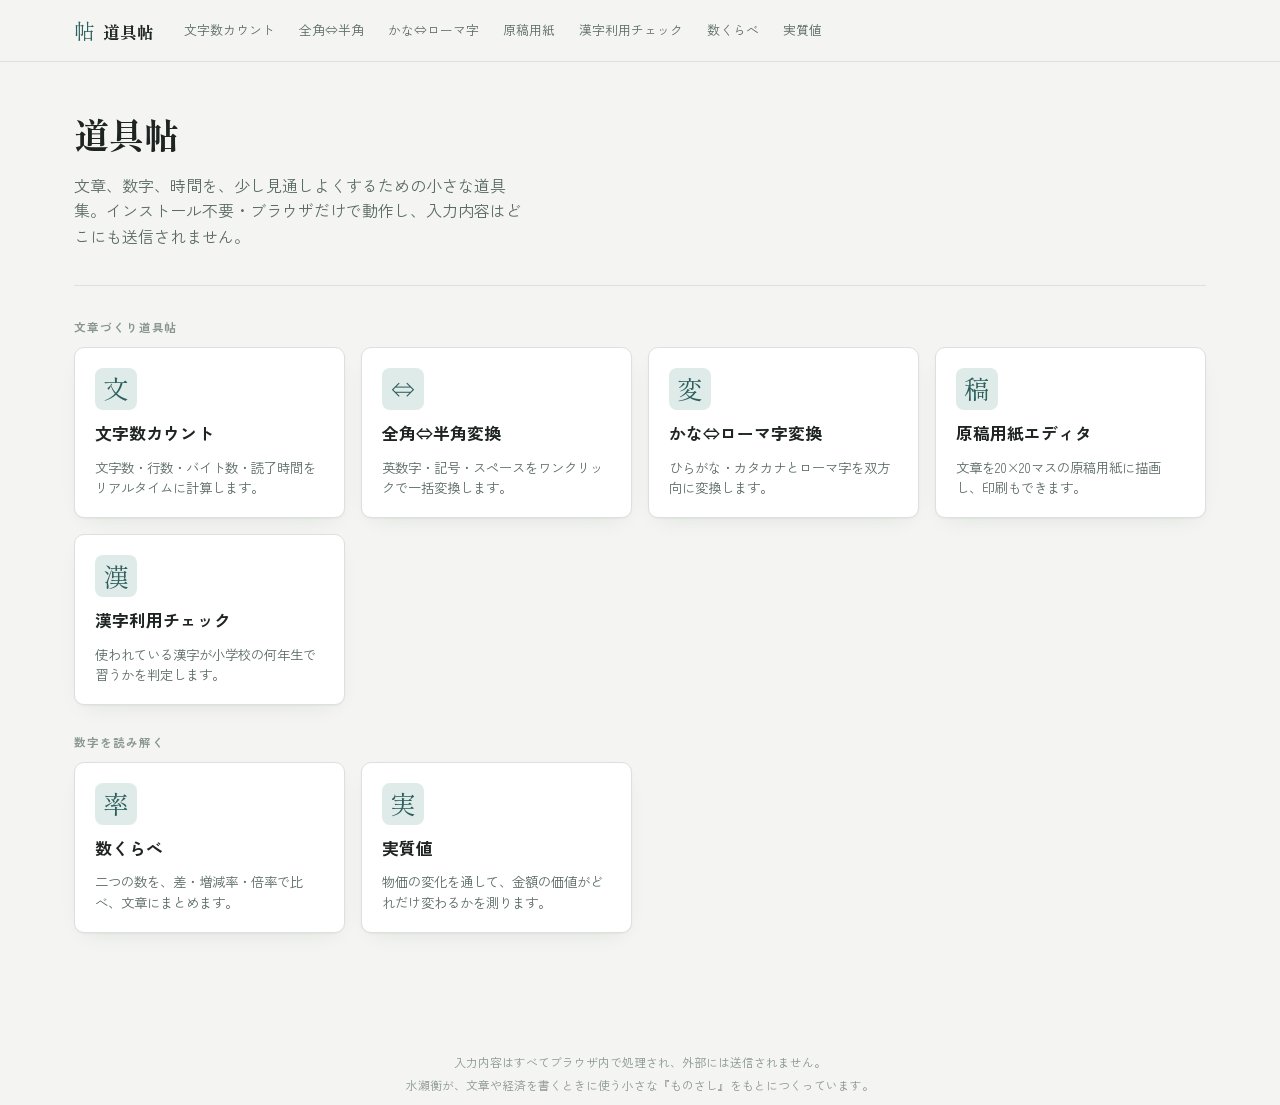
<file: index.html>
<!DOCTYPE html>
<html lang="ja">
<head>
<meta charset="UTF-8">
<meta name="viewport" content="width=device-width, initial-scale=1">
<title>道具帖</title>
<meta name="description" content="文章、数字、時間を、少し見通しよくするための小さな道具集。インストール不要・ブラウザだけで動作し、入力内容はどこにも送信されません。">
<link rel="preconnect" href="https://fonts.googleapis.com">
<link rel="stylesheet" href="https://fonts.googleapis.com/css2?family=Shippori+Mincho:wght@500;700;800&family=Zen+Kaku+Gothic+New:wght@400;500;700&family=JetBrains+Mono:wght@400;500;600&display=swap">
<link rel="stylesheet" href="/assets/style.css">
</head>
<body>

<header class="site-nav">
  <div class="nav-inner">
    <a class="brand-link" href="/"><span class="mark">帖</span><span class="name">道具帖</span></a>
    <nav class="tool-links">
      <a href="/tools/writing/character-count/">文字数カウント</a>
      <a href="/tools/writing/width-converter/">全角⇔半角</a>
      <a href="/tools/writing/kana-romaji/">かな⇔ローマ字</a>
      <a href="/tools/writing/manuscript-paper/">原稿用紙</a>
      <a href="/tools/writing/kanji-check/">漢字利用チェック</a>
      <a href="/tools/numbers/number-comparison/">数くらべ</a>
      <a href="/tools/numbers/real-value/">実質値</a>
    </nav>
  </div>
</header>

<div class="wrap">
  <section class="view">
    <div class="cover-hero">
      <h1>道具帖</h1>
      <p>文章、数字、時間を、少し見通しよくするための小さな道具集。インストール不要・ブラウザだけで動作し、入力内容はどこにも送信されません。</p>
    </div>
    <div class="cover-group">
      <h2 class="cover-group-heading">文章づくり道具帖</h2>
      <div class="card-grid">
        <a class="tool-card" href="/tools/writing/character-count/">
          <span class="icon">文</span>
          <h3>文字数カウント</h3>
          <p>文字数・行数・バイト数・読了時間をリアルタイムに計算します。</p>
        </a>
        <a class="tool-card" href="/tools/writing/width-converter/">
          <span class="icon">⇔</span>
          <h3>全角⇔半角変換</h3>
          <p>英数字・記号・スペースをワンクリックで一括変換します。</p>
        </a>
        <a class="tool-card" href="/tools/writing/kana-romaji/">
          <span class="icon">変</span>
          <h3>かな⇔ローマ字変換</h3>
          <p>ひらがな・カタカナとローマ字を双方向に変換します。</p>
        </a>
        <a class="tool-card" href="/tools/writing/manuscript-paper/">
          <span class="icon">稿</span>
          <h3>原稿用紙エディタ</h3>
          <p>文章を20×20マスの原稿用紙に描画し、印刷もできます。</p>
        </a>
        <a class="tool-card" href="/tools/writing/kanji-check/">
          <span class="icon">漢</span>
          <h3>漢字利用チェック</h3>
          <p>使われている漢字が小学校の何年生で習うかを判定します。</p>
        </a>
      </div>
    </div>
    <div class="cover-group">
      <h2 class="cover-group-heading">数字を読み解く</h2>
      <div class="card-grid">
        <a class="tool-card" href="/tools/numbers/number-comparison/">
          <span class="icon">率</span>
          <h3>数くらべ</h3>
          <p>二つの数を、差・増減率・倍率で比べ、文章にまとめます。</p>
        </a>
        <a class="tool-card" href="/tools/numbers/real-value/">
          <span class="icon">実</span>
          <h3>実質値</h3>
          <p>物価の変化を通して、金額の価値がどれだけ変わるかを測ります。</p>
        </a>
      </div>
    </div>
    <!-- 「時間を見渡す」カテゴリは公開ツールが揃うまで意図的にDOM未出力(Coming soon等のプレースホルダーも出さない)。CLAUDE.md参照。 -->
  </section>
</div>

<footer class="site-footer">
  <p>入力内容はすべてブラウザ内で処理され、外部には送信されません。</p>
  <p>水瀬衡が、文章や経済を書くときに使う小さな『ものさし』をもとにつくっています。</p>
</footer>
<script>
(function(){
  "use strict";
  /* 単一HTML＋ハッシュルーター時代の旧URLからの互換転送。
     6件のマップの維持コストはほぼゼロなので期限は設けない。 */
  var LEGACY = {
    'count': '/tools/writing/character-count/',
    'zenhan': '/tools/writing/width-converter/',
    'kana': '/tools/writing/kana-romaji/',
    'genkou': '/tools/writing/manuscript-paper/',
    'kanji': '/tools/writing/kanji-check/',
    'ratio': '/tools/numbers/number-comparison/'
  };
  function redirectLegacyHash(){
    var dest = LEGACY[location.hash.replace(/^#\/?/, '')];
    if (dest) location.replace(dest);
  }
  redirectLegacyHash();
  window.addEventListener('hashchange', redirectLegacyHash);
})();
</script>
</body>
</html>
</file>
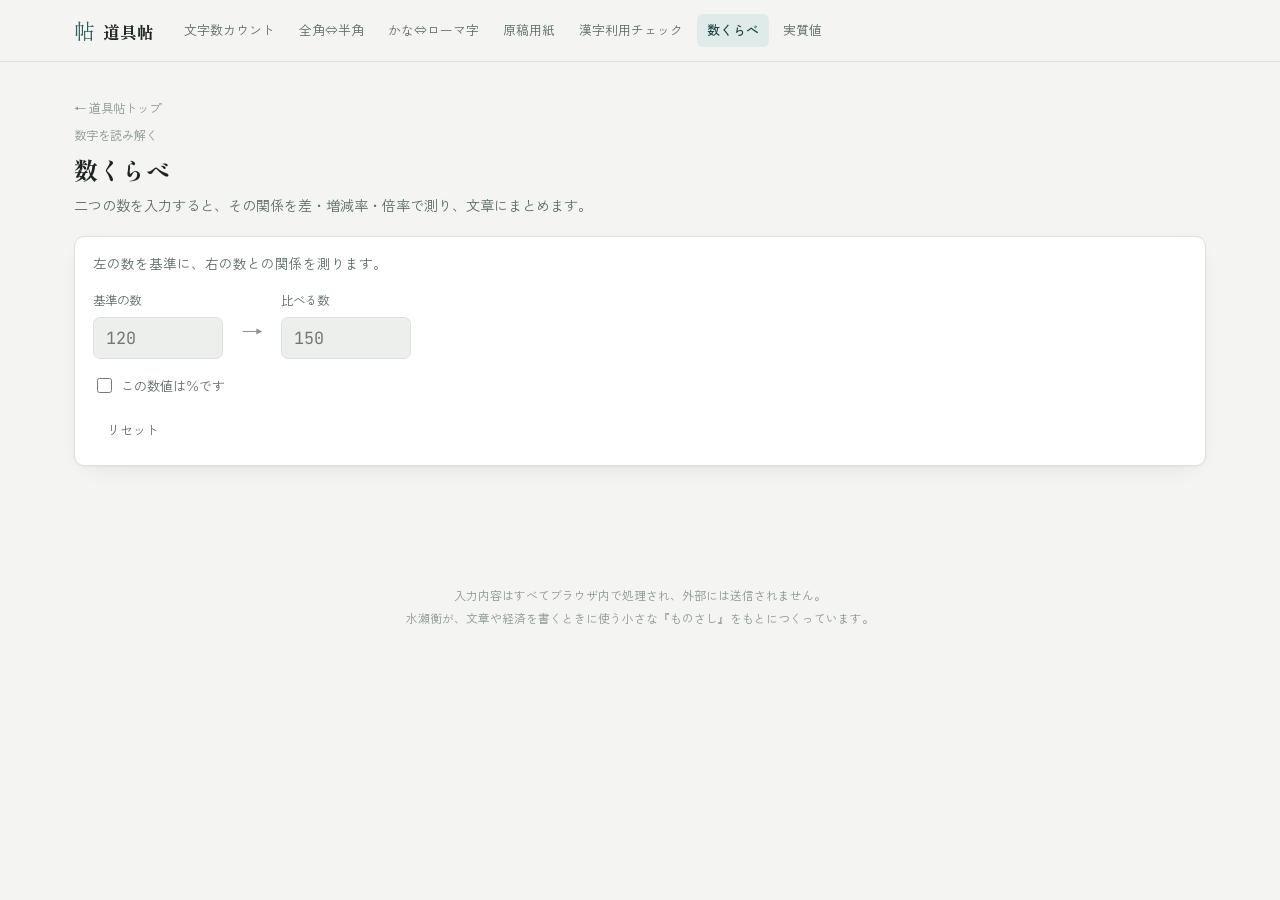
<file: tools/numbers/number-comparison/index.html>
<!DOCTYPE html>
<html lang="ja">
<head>
<meta charset="UTF-8">
<meta name="viewport" content="width=device-width, initial-scale=1">
<title>数くらべ | 道具帖</title>
<meta name="description" content="二つの数を、差・増減率・倍率で比べ、結果を文章にまとめます。入力した数値は送信されません。">
<link rel="preconnect" href="https://fonts.googleapis.com">
<link rel="stylesheet" href="https://fonts.googleapis.com/css2?family=Shippori+Mincho:wght@500;700;800&family=Zen+Kaku+Gothic+New:wght@400;500;700&family=JetBrains+Mono:wght@400;500;600&display=swap">
<link rel="stylesheet" href="/assets/style.css">
</head>
<body>

<header class="site-nav">
  <div class="nav-inner">
    <a class="brand-link" href="/"><span class="mark">帖</span><span class="name">道具帖</span></a>
    <nav class="tool-links">
      <a href="/tools/writing/character-count/">文字数カウント</a>
      <a href="/tools/writing/width-converter/">全角⇔半角</a>
      <a href="/tools/writing/kana-romaji/">かな⇔ローマ字</a>
      <a href="/tools/writing/manuscript-paper/">原稿用紙</a>
      <a href="/tools/writing/kanji-check/">漢字利用チェック</a>
      <a href="/tools/numbers/number-comparison/" class="active">数くらべ</a>
      <a href="/tools/numbers/real-value/">実質値</a>
    </nav>
  </div>
</header>

<div class="wrap">
  <section class="view">
    <div class="tool-header">
      <a class="back" href="/">← 道具帖トップ</a>
      <p class="category">数字を読み解く</p>
      <h2>数くらべ</h2>
      <p class="desc">二つの数を入力すると、その関係を差・増減率・倍率で測り、文章にまとめます。</p>
    </div>
    <div class="panel">
      <div class="tool-body stack">
        <p class="rt-guide">左の数を基準に、右の数との関係を測ります。</p>
        <div class="rt-inputs">
          <div class="rt-field">
            <label for="rt-a">基準の数</label>
            <input type="number" id="rt-a" aria-label="基準の数の入力欄" inputmode="decimal" placeholder="120">
          </div>
          <div class="rt-arrow" aria-hidden="true">→</div>
          <div class="rt-field">
            <label for="rt-b">比べる数</label>
            <input type="number" id="rt-b" aria-label="比べる数の入力欄" inputmode="decimal" placeholder="150">
          </div>
        </div>
        <label class="check"><input type="checkbox" id="rt-percent"> この数値は％です</label>
        <div class="toolbar-group">
          <button class="ghost" id="rt-reset">リセット</button>
        </div>
        <div id="rt-results" hidden>
          <div class="stat-grid rt-grid">
            <div class="stat-tile"><div class="val" id="rt-diff">—</div><div class="lbl" id="rt-diff-lbl">差</div></div>
            <div class="stat-tile"><div class="val" id="rt-pct">—</div><div class="lbl">増減率</div></div>
            <div class="stat-tile"><div class="val" id="rt-ratio">—</div><div class="lbl">倍率</div></div>
          </div>
          <p class="rt-note" id="rt-note" hidden></p>
          <div class="rt-sentence-label">文章にすると</div>
          <div class="rt-sentence" id="rt-sentence-box">
            <button class="ghost copy-inline" id="rt-copy" aria-label="結果の文章をコピー">コピー</button>
            <span id="rt-sentence"></span>
          </div>
        </div>
      </div>
    </div>
  </section>
</div>

<footer class="site-footer">
  <p>入力内容はすべてブラウザ内で処理され、外部には送信されません。</p>
  <p>水瀬衡が、文章や経済を書くときに使う小さな『ものさし』をもとにつくっています。</p>
</footer>
<div class="toast" id="toast"></div>

<script src="/assets/common.js"></script>
<script>
(function(){
  "use strict";
  const { copyText } = window.Toolbox;

  /* ===================== 数くらべ ===================== */
  (function initRatio(){
    const aInput = document.getElementById('rt-a');
    const bInput = document.getElementById('rt-b');
    const percentCheck = document.getElementById('rt-percent');
    const resultsEl = document.getElementById('rt-results');
    const diffEl = document.getElementById('rt-diff');
    const diffLbl = document.getElementById('rt-diff-lbl');
    const pctEl = document.getElementById('rt-pct');
    const ratioEl = document.getElementById('rt-ratio');
    const noteEl = document.getElementById('rt-note');
    const sentenceEl = document.getElementById('rt-sentence');
    const resetBtn = document.getElementById('rt-reset');
    const copyBtn = document.getElementById('rt-copy');

    const MINUS = '−';

    function decimalsOf(str){
      const i = str.indexOf('.');
      return i === -1 ? 0 : (str.length - i - 1);
    }
    function formatSigned(n, decimals){
      if (n === 0) return (0).toFixed(decimals);
      const sign = n > 0 ? '+' : MINUS;
      return sign + Math.abs(n).toFixed(decimals);
    }
    function formatPlain(n, decimals){
      const scale = Math.pow(10, decimals);
      const rounded = Math.sign(n) * Math.round(Math.abs(n) * scale) / scale;
      const str = String(rounded);
      return rounded < 0 ? MINUS + str.slice(1) : str;
    }
    function setDash(el){
      el.innerHTML = '';
      const span = document.createElement('span');
      span.className = 'rt-dash';
      span.textContent = '—';
      el.appendChild(span);
    }

    function render(){
      const aStr = aInput.value.trim();
      const bStr = bInput.value.trim();
      const a = Number(aStr);
      const b = Number(bStr);
      const valid = aStr !== '' && bStr !== '' && Number.isFinite(a) && Number.isFinite(b);
      if (!valid){
        resultsEl.hidden = true;
        return;
      }
      const percentMode = percentCheck.checked;

      const decimals = Math.max(decimalsOf(aStr), decimalsOf(bStr));
      const scale = Math.pow(10, decimals);
      const diff = (Math.round(b * scale) - Math.round(a * scale)) / scale;
      const diffText = formatSigned(diff, decimals) + (percentMode ? 'ポイント' : '');

      const showPct = a > 0;
      const showRatio = a > 0 && b >= 0;
      const pct = showPct ? (b - a) / a * 100 : null;
      const ratio = showRatio ? b / a : null;

      diffLbl.textContent = percentMode ? 'ポイント差' : '差';
      diffEl.textContent = diffText;

      if (showPct){ pctEl.textContent = formatPlain(pct, 1) + '%'; }
      else { setDash(pctEl); }

      if (showRatio){ ratioEl.textContent = formatPlain(ratio, 2) + '倍'; }
      else { setDash(ratioEl); }

      let note = '';
      let reason = '';
      if (a === 0){
        note = '基準となる値が0のため、増減率と倍率は算出できません。';
        reason = '基準が0のため、増減率と倍率は表示していません。';
      } else if (a < 0){
        note = '基準となる値が負のため、増減率と倍率は誤読を招くため表示していません。';
        reason = '基準が負のため、増減率と倍率は表示していません。';
      } else if (b < 0){
        note = '値が正から負へまたいでいるため、倍率は誤読を招くため表示していません。';
        reason = '値が正から負へまたいでいるため、倍率は表示していません。';
      }
      noteEl.textContent = note;
      noteEl.hidden = !note;

      const unit = percentMode ? '%' : '';
      const clauses = [`差は${diffText}`];
      if (showPct) clauses.push(`増減率は${formatPlain(pct, 1)}%`);
      if (showRatio) clauses.push(`元の${formatPlain(ratio, 2)}倍`);
      const aDisp = aStr.replace(/^-/, MINUS) + unit;
      const bDisp = bStr.replace(/^-/, MINUS) + unit;
      sentenceEl.textContent = `${aDisp}から${bDisp}へ。${clauses.join('、')}です。${reason}`;

      resultsEl.hidden = false;
    }

    aInput.addEventListener('input', render);
    bInput.addEventListener('input', render);
    percentCheck.addEventListener('change', render);
    copyBtn.addEventListener('click', () => copyText(sentenceEl.textContent));
    resetBtn.addEventListener('click', () => {
      aInput.value = '';
      bInput.value = '';
      percentCheck.checked = false;
      render();
      aInput.focus();
    });
  })();
})();
</script>
</body>
</html>
</file>
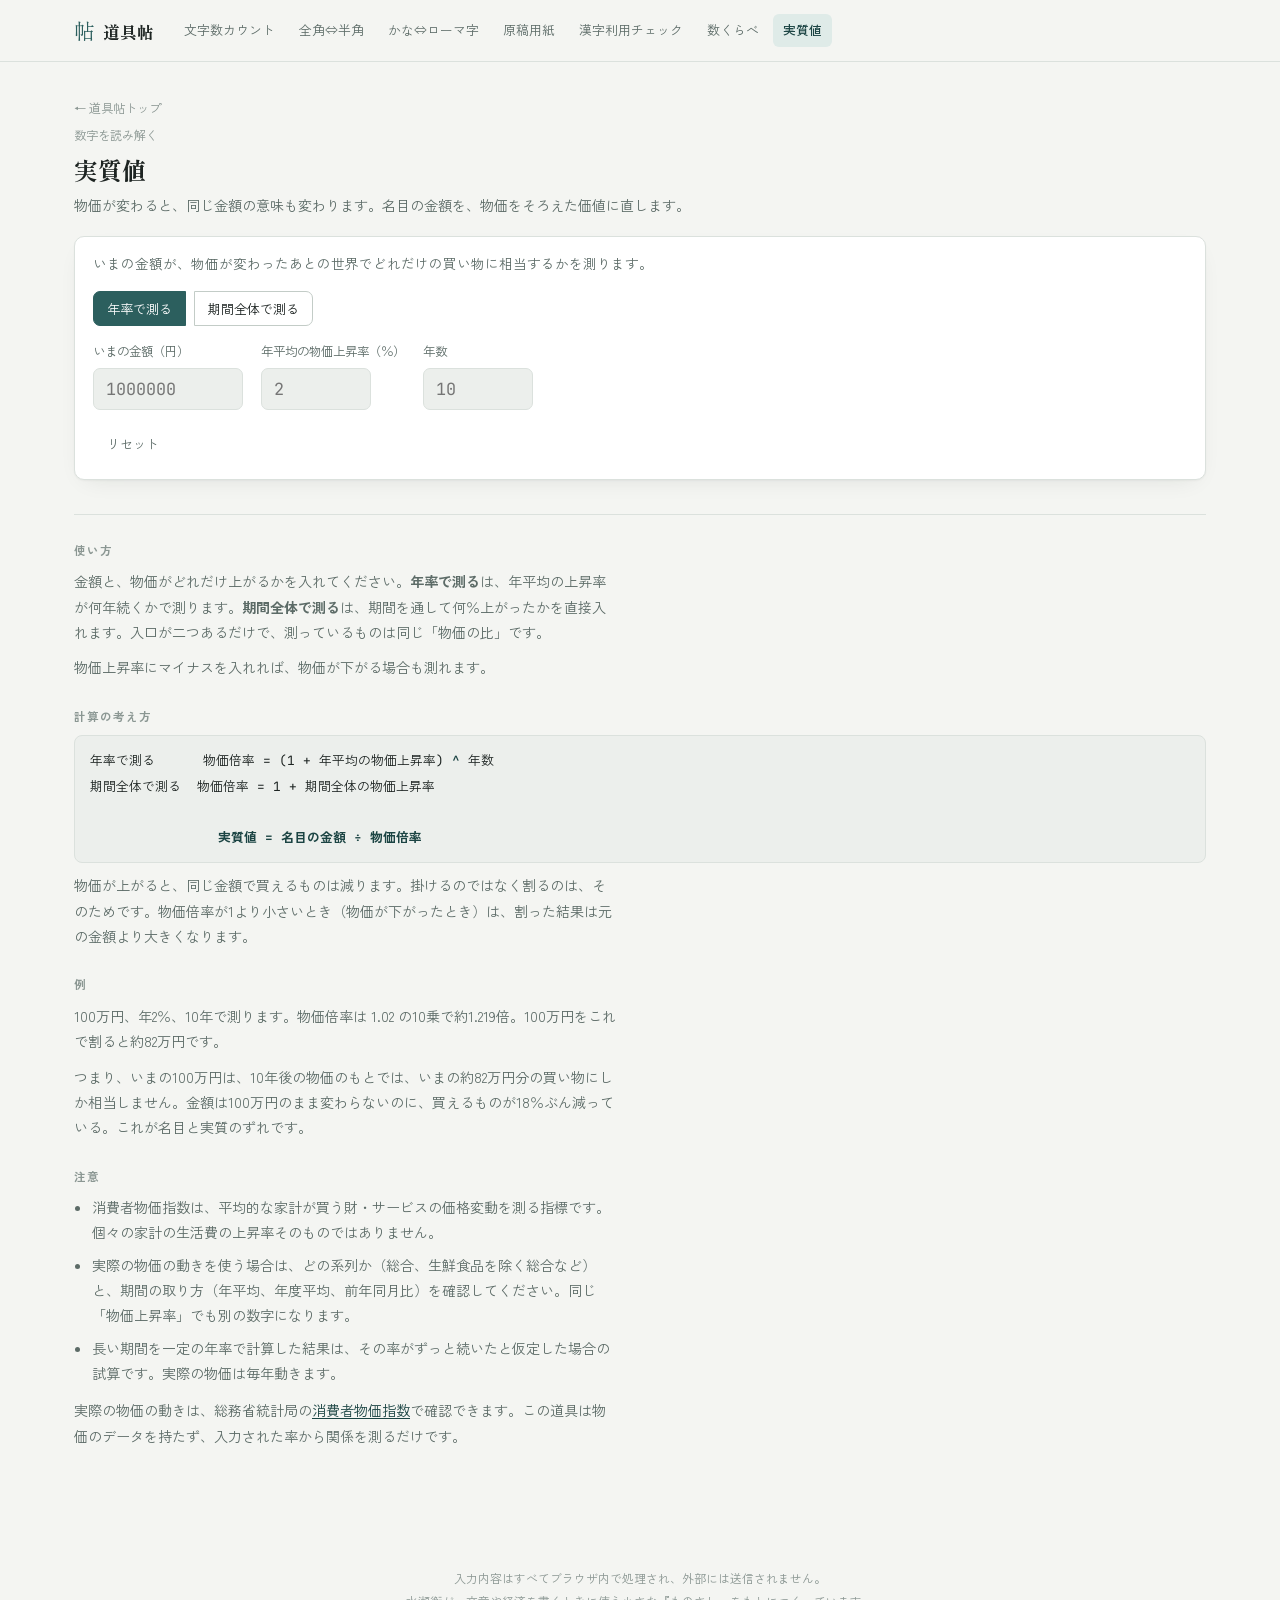
<file: tools/numbers/real-value/index.html>
<!DOCTYPE html>
<html lang="ja">
<head>
<meta charset="UTF-8">
<meta name="viewport" content="width=device-width, initial-scale=1">
<title>実質値 | 道具帖</title>
<meta name="description" content="物価上昇率と期間から、いまの金額が物価の変わったあとでどれだけの買い物に相当するかを測ります。入力した数値は送信されません。">
<link rel="preconnect" href="https://fonts.googleapis.com">
<link rel="stylesheet" href="https://fonts.googleapis.com/css2?family=Shippori+Mincho:wght@500;700;800&family=Zen+Kaku+Gothic+New:wght@400;500;700&family=JetBrains+Mono:wght@400;500;600&display=swap">
<link rel="stylesheet" href="/assets/style.css">
</head>
<body>

<header class="site-nav">
  <div class="nav-inner">
    <a class="brand-link" href="/"><span class="mark">帖</span><span class="name">道具帖</span></a>
    <nav class="tool-links">
      <a href="/tools/writing/character-count/">文字数カウント</a>
      <a href="/tools/writing/width-converter/">全角⇔半角</a>
      <a href="/tools/writing/kana-romaji/">かな⇔ローマ字</a>
      <a href="/tools/writing/manuscript-paper/">原稿用紙</a>
      <a href="/tools/writing/kanji-check/">漢字利用チェック</a>
      <a href="/tools/numbers/number-comparison/">数くらべ</a>
      <a href="/tools/numbers/real-value/" class="active">実質値</a>
    </nav>
  </div>
</header>

<div class="wrap">
  <section class="view">
    <div class="tool-header">
      <a class="back" href="/">← 道具帖トップ</a>
      <p class="category">数字を読み解く</p>
      <h2>実質値</h2>
      <p class="desc">物価が変わると、同じ金額の意味も変わります。名目の金額を、物価をそろえた価値に直します。</p>
    </div>
    <div class="panel">
      <div class="tool-body stack">
        <p class="rv-guide">いまの金額が、物価が変わったあとの世界でどれだけの買い物に相当するかを測ります。</p>
        <div class="toolbar-group rv-modes">
          <button class="seg active" id="rv-mode-annual">年率で測る</button>
          <button class="seg" id="rv-mode-total">期間全体で測る</button>
        </div>

        <div class="rv-fields" id="rv-fields-annual">
          <div class="rv-field">
            <label for="rv-amount">いまの金額（円）</label>
            <input type="number" id="rv-amount" aria-label="いまの金額の入力欄（円）" inputmode="decimal" placeholder="1000000">
          </div>
          <div class="rv-field narrow">
            <label for="rv-rate">年平均の物価上昇率（％）</label>
            <input type="number" id="rv-rate" aria-label="年平均の物価上昇率の入力欄（パーセント）" inputmode="decimal" step="0.1" placeholder="2">
          </div>
          <div class="rv-field narrow">
            <label for="rv-years">年数</label>
            <input type="number" id="rv-years" aria-label="年数の入力欄" inputmode="decimal" placeholder="10">
          </div>
        </div>

        <div class="rv-fields" id="rv-fields-total" hidden>
          <div class="rv-field">
            <label for="rv-amount-t">いまの金額（円）</label>
            <input type="number" id="rv-amount-t" aria-label="いまの金額の入力欄（円）" inputmode="decimal" placeholder="1000000">
          </div>
          <div class="rv-field narrow">
            <label for="rv-total">期間全体の物価上昇率（％）</label>
            <input type="number" id="rv-total" aria-label="期間全体の物価上昇率の入力欄（パーセント）" inputmode="decimal" step="0.1" placeholder="20">
          </div>
        </div>

        <div class="toolbar-group">
          <button class="ghost" id="rv-reset">リセット</button>
        </div>

        <div id="rv-results" hidden>
          <div class="stat-grid rv-grid">
            <div class="stat-tile"><div class="val" id="rv-mult">—</div><div class="lbl">物価倍率</div></div>
            <div class="stat-tile"><div class="val" id="rv-real">—</div><div class="lbl">実質値</div></div>
            <div class="stat-tile"><div class="val" id="rv-change">—</div><div class="lbl">購買力の増減</div></div>
          </div>
          <p class="result-note" id="rv-note" hidden></p>
          <div class="result-sentence-label">文章にすると</div>
          <div class="result-sentence" id="rv-sentence-box">
            <button class="ghost copy-inline" id="rv-copy" aria-label="結果の文章をコピー">コピー</button>
            <span id="rv-sentence"></span>
          </div>
        </div>
      </div>
    </div>

    <div class="tool-doc">
      <section>
        <h3>使い方</h3>
        <p>金額と、物価がどれだけ上がるかを入れてください。<b>年率で測る</b>は、年平均の上昇率が何年続くかで測ります。<b>期間全体で測る</b>は、期間を通して何％上がったかを直接入れます。入口が二つあるだけで、測っているものは同じ「物価の比」です。</p>
        <p>物価上昇率にマイナスを入れれば、物価が下がる場合も測れます。</p>
      </section>

      <section>
        <h3>計算の考え方</h3>
        <div class="formula">年率で測る      物価倍率 = (1 + 年平均の物価上昇率) <b>^</b> 年数
期間全体で測る  物価倍率 = 1 + 期間全体の物価上昇率

                <b>実質値 = 名目の金額 ÷ 物価倍率</b></div>
        <p>物価が上がると、同じ金額で買えるものは減ります。掛けるのではなく割るのは、そのためです。物価倍率が1より小さいとき（物価が下がったとき）は、割った結果は元の金額より大きくなります。</p>
      </section>

      <section>
        <h3>例</h3>
        <p>100万円、年2％、10年で測ります。物価倍率は 1.02 の10乗で約1.219倍。100万円をこれで割ると約82万円です。</p>
        <p>つまり、いまの100万円は、10年後の物価のもとでは、いまの約82万円分の買い物にしか相当しません。金額は100万円のまま変わらないのに、買えるものが18％ぶん減っている。これが名目と実質のずれです。</p>
      </section>

      <section>
        <h3>注意</h3>
        <ul>
          <li>消費者物価指数は、平均的な家計が買う財・サービスの価格変動を測る指標です。個々の家計の生活費の上昇率そのものではありません。</li>
          <li>実際の物価の動きを使う場合は、どの系列か（総合、生鮮食品を除く総合など）と、期間の取り方（年平均、年度平均、前年同月比）を確認してください。同じ「物価上昇率」でも別の数字になります。</li>
          <li>長い期間を一定の年率で計算した結果は、その率がずっと続いたと仮定した場合の試算です。実際の物価は毎年動きます。</li>
        </ul>
        <p style="margin-top:12px;">実際の物価の動きは、総務省統計局の<a href="https://www.stat.go.jp/data/cpi/" target="_blank" rel="noopener noreferrer">消費者物価指数</a>で確認できます。この道具は物価のデータを持たず、入力された率から関係を測るだけです。</p>
      </section>
    </div>
  </section>
</div>

<footer class="site-footer">
  <p>入力内容はすべてブラウザ内で処理され、外部には送信されません。</p>
  <p>水瀬衡が、文章や経済を書くときに使う小さな『ものさし』をもとにつくっています。</p>
</footer>

<div class="toast" id="toast"></div>

<script src="/assets/common.js"></script>
<script>
(function(){
  "use strict";
  const { copyText, fmtNum } = window.Toolbox;

  /* ===================== 実質値 ===================== */
  (function initRealValue(){
    const btnAnnual = document.getElementById('rv-mode-annual');
    const btnTotal  = document.getElementById('rv-mode-total');
    const fieldsAnnual = document.getElementById('rv-fields-annual');
    const fieldsTotal  = document.getElementById('rv-fields-total');
    const amountA = document.getElementById('rv-amount');
    const rateEl  = document.getElementById('rv-rate');
    const yearsEl = document.getElementById('rv-years');
    const amountT = document.getElementById('rv-amount-t');
    const totalEl = document.getElementById('rv-total');
    const resultsEl = document.getElementById('rv-results');
    const multEl   = document.getElementById('rv-mult');
    const realEl   = document.getElementById('rv-real');
    const changeEl = document.getElementById('rv-change');
    const noteEl   = document.getElementById('rv-note');
    const sentenceEl = document.getElementById('rv-sentence');
    const resetBtn = document.getElementById('rv-reset');
    const copyBtn  = document.getElementById('rv-copy');

    const MINUS = '−';
    const MAX_YEARS = 200;
    /* 有限であっても、けた数が増えすぎた時点で「購買力の比較」としては
       意味を失う（表示も指数表記に崩れる）。数値を出さず理由を出す。 */
    const MAX_AMOUNT = 1e15;   // 1000兆円
    const MAX_MULT   = 1e12;   // 1兆倍
    let mode = 'annual';

    function setDash(el){
      el.innerHTML = '';
      const span = document.createElement('span');
      span.className = 'val-dash';
      span.textContent = '—';
      el.appendChild(span);
    }
    function neg(str){ return String(str).replace(/^-/, MINUS); }
    function fixed(n, d){
      const v = Number(n.toFixed(d));
      return neg(v.toFixed(d));
    }
    function signedPct(n){
      if (Math.abs(n) < 0.05) return '0.0%';
      return (n > 0 ? '+' : MINUS) + Math.abs(n).toFixed(1) + '%';
    }
    function yen(n){ return neg(fmtNum(Math.round(n))) + '円'; }
    /* 「約」は計算結果が不正確だから付けるのではなく、表示のために丸めたときに付ける。
       タイルは「値の一覧」なので桁を固定して揃えるが、文章は自然言語なので、
       表示解像度まで丸めたうえで、元の値とずれた場合だけ「約」を付ける。
       解像度は値ごとに違う（倍率は小数第3位、金額は1円）。判定に === は使わず、
       浮動小数の誤差(1.1の2乗が1.2100000000000002、10000÷1.25が
       8000.000000000001になる類)より大きく、表示解像度より十分小さい
       1e-9 を許容差とする。 */
    const EPS = 1e-9;
    function multForSentence(mult){
      const rounded = Number(mult.toFixed(3));   // 表示解像度：小数第3位
      return { text: neg(String(rounded)), approx: Math.abs(mult - rounded) > EPS };
    }
    function yenForSentence(n){
      const rounded = Math.round(n);             // 表示解像度：1円
      return { text: neg(fmtNum(rounded)) + '円', approx: Math.abs(n - rounded) > EPS };
    }
    function withApprox(v){ return (v.approx ? '約' : '') + v.text; }
    function trimNum(str){
      // 入力文字列をそのまま文章に使う（1.50 → 1.5、-2 → −2）
      const v = Number(str);
      return neg(String(v));
    }

    function checkMult(mult){
      if (!Number.isFinite(mult) || mult <= 0) return { ok: false, reason: '入力された値では物価倍率を求められません。' };
      if (mult > MAX_MULT) return { ok: false, reason: '物価倍率が大きくなりすぎるため、購買力の比較として意味を持ちません。物価上昇率か年数を見直してください。' };
      return null;
    }

    /* 物価倍率を求める。計算できない場合は理由を返す。 */
    function priceMultiple(){
      if (mode === 'annual'){
        const rateStr = rateEl.value.trim(), yearsStr = yearsEl.value.trim();
        if (rateStr === '' || yearsStr === '') return { ok: false, empty: true };
        const r = Number(rateStr), y = Number(yearsStr);
        if (!Number.isFinite(r) || !Number.isFinite(y)) return { ok: false, empty: true };
        if (y < 0) return { ok: false, reason: '年数は0以上で入力してください。過去にさかのぼる向きには対応していません。' };
        if (y > MAX_YEARS) return { ok: false, reason: '年数は' + MAX_YEARS + '年までで計算します。それ以上の期間は、一定の率を当てはめる前提そのものが成り立ちません。' };
        if (r <= -100) return { ok: false, reason: '年平均の物価上昇率が−100%以下の場合、物価水準が0以下になるため計算できません。' };
        const mult = Math.pow(1 + r / 100, y);
        const bad = checkMult(mult);
        if (bad) return bad;
        return { ok: true, mult: mult, r: r, y: y, rateStr: rateStr, yearsStr: yearsStr };
      }
      const totalStr = totalEl.value.trim();
      if (totalStr === '') return { ok: false, empty: true };
      const t = Number(totalStr);
      if (!Number.isFinite(t)) return { ok: false, empty: true };
      if (t <= -100) return { ok: false, reason: '期間全体の物価上昇率が−100%以下の場合、物価水準が0以下になるため計算できません。' };
      const mult = 1 + t / 100;
      const bad = checkMult(mult);
      if (bad) return bad;
      return { ok: true, mult: mult, t: t, totalStr: totalStr };
    }

    function render(){
      const amountEl = (mode === 'annual') ? amountA : amountT;
      const amountStr = amountEl.value.trim();
      const amount = Number(amountStr);
      const pm = priceMultiple();

      if (amountStr === '' || !Number.isFinite(amount) || pm.empty){
        resultsEl.hidden = true;
        return;
      }
      if (amount < 0){
        showBlocked('金額は0以上で入力してください。購買力を測る道具のため、負の金額は扱いません。');
        return;
      }
      if (amount > MAX_AMOUNT){
        showBlocked('金額が大きすぎるため計算できません。1000兆円までで入力してください。');
        return;
      }
      if (!pm.ok){
        showBlocked(pm.reason);
        return;
      }

      const real = amount / pm.mult;
      if (!Number.isFinite(real)){
        showBlocked('入力された値が大きすぎるため計算できません。');
        return;
      }
      const change = (real - amount) / (amount === 0 ? 1 : amount) * 100;

      multEl.textContent = fixed(pm.mult, 3) + '倍';
      realEl.textContent = yen(real);
      changeEl.textContent = amount === 0 ? '0.0%' : signedPct(change);
      noteEl.textContent = '';
      noteEl.hidden = true;

      sentenceEl.textContent = buildSentence(pm, amount, real, change);
      resultsEl.hidden = false;
    }

    function showBlocked(reason){
      setDash(multEl); setDash(realEl); setDash(changeEl);
      noteEl.textContent = reason;
      noteEl.hidden = false;
      sentenceEl.textContent = reason;
      resultsEl.hidden = false;
    }

    function buildSentence(pm, amount, real, change){
      const multText = withApprox(multForSentence(pm.mult));
      const amountText = withApprox(yenForSentence(amount));
      const flat = (mode === 'annual')
        ? (pm.r === 0 || pm.y === 0)
        : (pm.t === 0);
      if (flat){
        return '物価が変わらなければ、' + amountText + 'の価値も変わりません。';
      }
      let head;
      if (mode === 'annual'){
        const rateDisp = trimNum(Math.abs(pm.r));
        const dir = pm.r > 0 ? '上昇' : '下落';
        head = '年' + rateDisp + '%の物価' + dir + 'が' + trimNum(pm.yearsStr) + '年続くと、物価水準は' + multText + '倍になります。';
      } else {
        const tDisp = trimNum(Math.abs(pm.t));
        const dir = pm.t > 0 ? '上がる' : '下がる';
        head = '期間全体で物価が' + tDisp + '%' + dir + 'と、物価水準は' + multText + '倍になります。';
      }
      const tail = 'いまの' + amountText + 'は、そのときの物価では'
                 + withApprox(yenForSentence(real))
                 + '分の買い物に相当します（' + signedPct(change) + '）。';
      return head + tail;
    }

    function setMode(next){
      mode = next;
      const annual = next === 'annual';
      btnAnnual.classList.toggle('active', annual);
      btnTotal.classList.toggle('active', !annual);
      fieldsAnnual.hidden = !annual;
      fieldsTotal.hidden = annual;
      // 金額はモードをまたいで引き継ぐ（同じ数を二度打たせない）
      if (annual){ if (amountT.value !== '') amountA.value = amountT.value; }
      else { if (amountA.value !== '') amountT.value = amountA.value; }
      render();
    }

    btnAnnual.addEventListener('click', () => setMode('annual'));
    btnTotal.addEventListener('click', () => setMode('total'));
    [amountA, rateEl, yearsEl, amountT, totalEl].forEach(el => el.addEventListener('input', render));
    copyBtn.addEventListener('click', () => copyText(sentenceEl.textContent));
    resetBtn.addEventListener('click', () => {
      [amountA, rateEl, yearsEl, amountT, totalEl].forEach(el => { el.value = ''; });
      render();
      (mode === 'annual' ? amountA : amountT).focus();
    });
  })();
})();
</script>
</body>
</html>
</file>
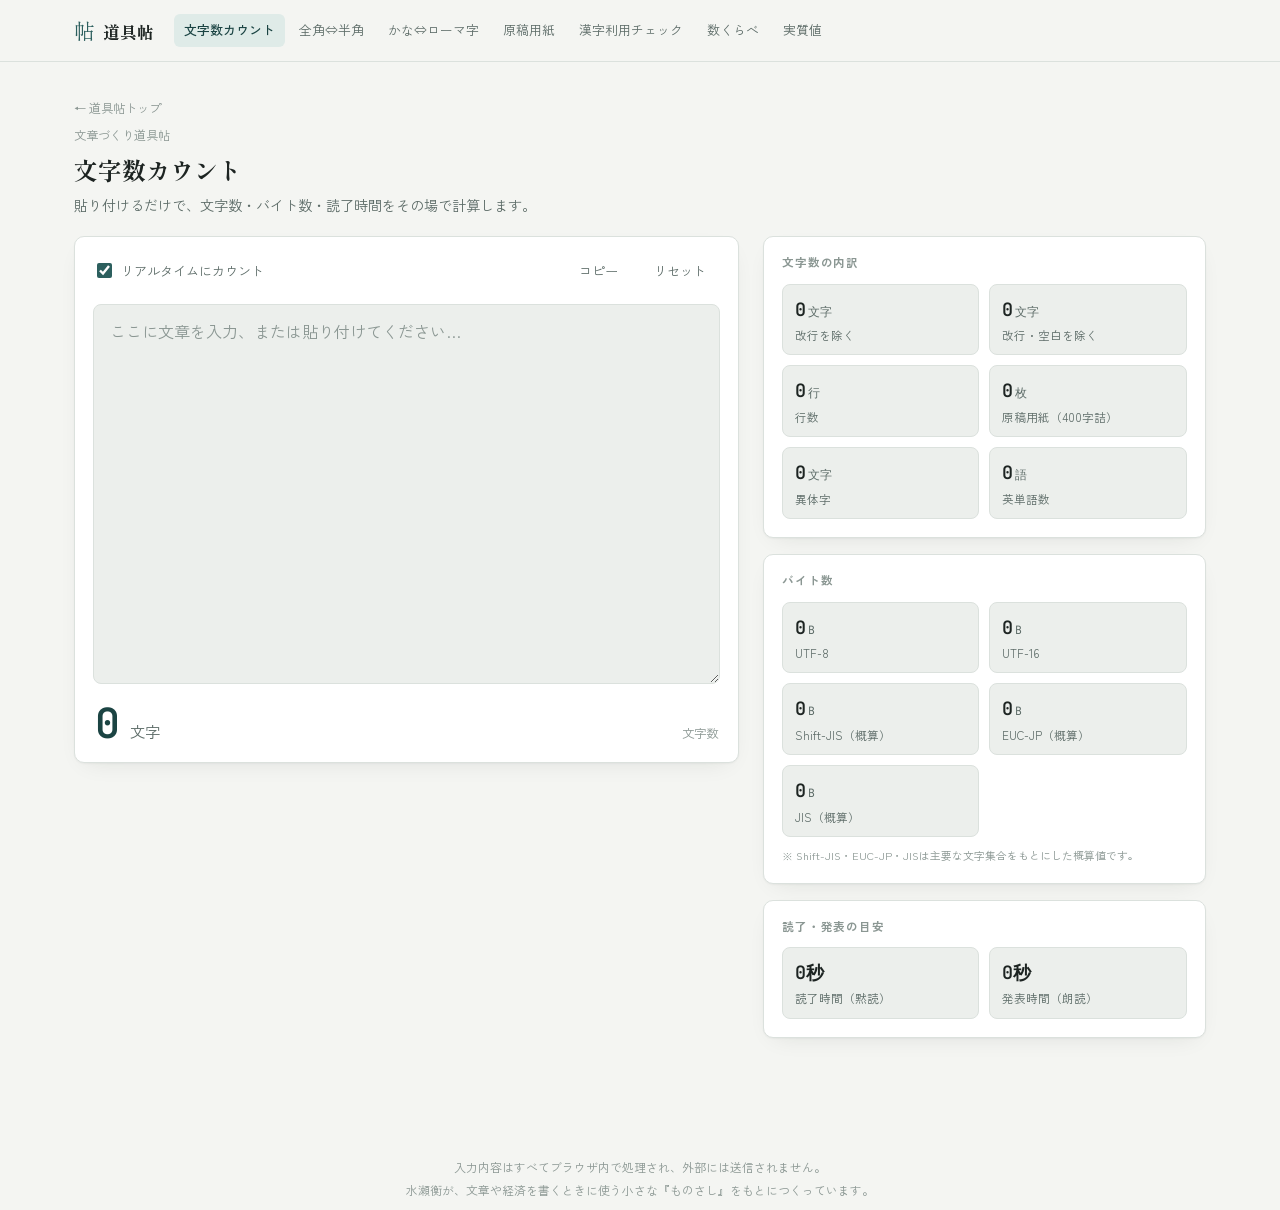
<file: tools/writing/character-count/index.html>
<!DOCTYPE html>
<html lang="ja">
<head>
<meta charset="UTF-8">
<meta name="viewport" content="width=device-width, initial-scale=1">
<title>文字数カウント | 道具帖</title>
<meta name="description" content="文字数・行数・バイト数・読了時間・原稿用紙の枚数をリアルタイムに数えます。インストール不要、入力した文章は送信されません。">
<link rel="preconnect" href="https://fonts.googleapis.com">
<link rel="stylesheet" href="https://fonts.googleapis.com/css2?family=Shippori+Mincho:wght@500;700;800&family=Zen+Kaku+Gothic+New:wght@400;500;700&family=JetBrains+Mono:wght@400;500;600&display=swap">
<link rel="stylesheet" href="/assets/style.css">
</head>
<body>

<header class="site-nav">
  <div class="nav-inner">
    <a class="brand-link" href="/"><span class="mark">帖</span><span class="name">道具帖</span></a>
    <nav class="tool-links">
      <a href="/tools/writing/character-count/" class="active">文字数カウント</a>
      <a href="/tools/writing/width-converter/">全角⇔半角</a>
      <a href="/tools/writing/kana-romaji/">かな⇔ローマ字</a>
      <a href="/tools/writing/manuscript-paper/">原稿用紙</a>
      <a href="/tools/writing/kanji-check/">漢字利用チェック</a>
      <a href="/tools/numbers/number-comparison/">数くらべ</a>
      <a href="/tools/numbers/real-value/">実質値</a>
    </nav>
  </div>
</header>

<div class="wrap">
  <section class="view">
    <div class="tool-header">
      <a class="back" href="/">← 道具帖トップ</a>
      <p class="category">文章づくり道具帖</p>
      <h2>文字数カウント</h2>
      <p class="desc">貼り付けるだけで、文字数・バイト数・読了時間をその場で計算します。</p>
    </div>

    <main class="layout-2col">
      <section class="panel">
        <div class="toolbar">
          <div class="toolbar-group">
            <label class="check"><input type="checkbox" id="cnt-realtime" checked> リアルタイムにカウント</label>
            <button id="cnt-countBtn" style="display:none;">カウントする</button>
          </div>
          <div class="toolbar-group">
            <button id="cnt-copyBtn" class="ghost">コピー</button>
            <button id="cnt-resetBtn" class="ghost">リセット</button>
          </div>
        </div>
        <div class="tool-body">
          <textarea id="cnt-input" aria-label="カウントする文章の入力欄" style="min-height:380px;" placeholder="ここに文章を入力、または貼り付けてください…"></textarea>
          <div class="hero-stat">
            <span class="num" id="cnt-hero">0</span>
            <span class="unit">文字</span>
            <span class="label">文字数</span>
          </div>
        </div>
      </section>

      <aside class="side">
        <div class="panel stat-group">
          <h2>文字数の内訳</h2>
          <div class="stat-grid">
            <div class="stat-tile"><div class="val" id="cnt-noNewline">0<span class="u">文字</span></div><div class="lbl">改行を除く</div></div>
            <div class="stat-tile"><div class="val" id="cnt-noSpace">0<span class="u">文字</span></div><div class="lbl">改行・空白を除く</div></div>
            <div class="stat-tile"><div class="val" id="cnt-lines">0<span class="u">行</span></div><div class="lbl">行数</div></div>
            <div class="stat-tile"><div class="val" id="cnt-sheets">0<span class="u">枚</span></div><div class="lbl">原稿用紙（400字詰）</div></div>
            <div class="stat-tile"><div class="val" id="cnt-variants">0<span class="u">文字</span></div><div class="lbl">異体字</div></div>
            <div class="stat-tile"><div class="val" id="cnt-words">0<span class="u">語</span></div><div class="lbl">英単語数</div></div>
          </div>
        </div>
        <div class="panel stat-group">
          <h2>バイト数</h2>
          <div class="stat-grid">
            <div class="stat-tile"><div class="val" id="cnt-utf8">0<span class="u">B</span></div><div class="lbl">UTF-8</div></div>
            <div class="stat-tile"><div class="val" id="cnt-utf16">0<span class="u">B</span></div><div class="lbl">UTF-16</div></div>
            <div class="stat-tile"><div class="val" id="cnt-sjis">0<span class="u">B</span></div><div class="lbl">Shift-JIS（概算）</div></div>
            <div class="stat-tile"><div class="val" id="cnt-euc">0<span class="u">B</span></div><div class="lbl">EUC-JP（概算）</div></div>
            <div class="stat-tile"><div class="val" id="cnt-jis">0<span class="u">B</span></div><div class="lbl">JIS（概算）</div></div>
          </div>
          <div class="approx-note">※ Shift-JIS・EUC-JP・JISは主要な文字集合をもとにした概算値です。</div>
        </div>
        <div class="panel stat-group">
          <h2>読了・発表の目安</h2>
          <div class="stat-grid">
            <div class="stat-tile"><div class="val" id="cnt-read">0秒</div><div class="lbl">読了時間（黙読）</div></div>
            <div class="stat-tile"><div class="val" id="cnt-speak">0秒</div><div class="lbl">発表時間（朗読）</div></div>
          </div>
        </div>
      </aside>
    </main>
  </section>
</div>

<footer class="site-footer">
  <p>入力内容はすべてブラウザ内で処理され、外部には送信されません。</p>
  <p>水瀬衡が、文章や経済を書くときに使う小さな『ものさし』をもとにつくっています。</p>
</footer>
<div class="toast" id="toast"></div>

<script src="/assets/common.js"></script>
<script>
(function(){
  "use strict";
  const { copyText, fmtNum, layoutGenkou } = window.Toolbox;

  /* ===================== 文字数カウント ===================== */
  (function initCount(){
    const input = document.getElementById('cnt-input');
    const realtime = document.getElementById('cnt-realtime');
    const countBtn = document.getElementById('cnt-countBtn');
    const resetBtn = document.getElementById('cnt-resetBtn');
    const copyBtn = document.getElementById('cnt-copyBtn');

    const VARIANT_RE = /[︀-️\u{E0100}-\u{E01EF}]/gu;
    const JP_RE = /[぀-ヿ㐀-䶿一-鿿＀-￯　-〿]/;

    function computeStats(text){
      const codepoints = Array.from(text);
      const total = codepoints.length;
      const noNewline = codepoints.filter(c => c !== '\n' && c !== '\r').length;
      const wsSet = new Set(['\n','\r','\t',' ','　']);
      const noSpace = codepoints.filter(c => !wsSet.has(c)).length;
      const lines = text === '' ? 0 : text.split('\n').length;
      const sheets = total === 0 ? 0 : layoutGenkou(text).length;
      const variants = (text.match(VARIANT_RE) || []).length;
      const utf8Bytes = new TextEncoder().encode(text).length;
      const utf16Bytes = text.length * 2;

      let sjisBytes = 0, eucBytes = 0;
      for (const c of codepoints){
        const cp = c.codePointAt(0);
        if (cp <= 0x7E){ sjisBytes += 1; eucBytes += 1; }
        else if (cp >= 0xFF61 && cp <= 0xFF9F){ sjisBytes += 1; eucBytes += 2; }
        else { sjisBytes += 2; eucBytes += 2; }
      }
      let jisBytes = 0, mode = 'ascii';
      for (const c of codepoints){
        const cp = c.codePointAt(0);
        const isAscii = cp <= 0x7E;
        if (isAscii){ if (mode !== 'ascii'){ jisBytes += 3; mode = 'ascii'; } jisBytes += 1; }
        else { if (mode !== 'jis'){ jisBytes += 3; mode = 'jis'; } jisBytes += 2; }
      }
      if (mode === 'jis') jisBytes += 3;

      let jpChars = 0;
      for (const c of codepoints) if (JP_RE.test(c)) jpChars++;
      const englishWords = (text.match(/[A-Za-z]+(?:['’][A-Za-z]+)?/g) || []).length;
      const readMin = jpChars/600 + englishWords/200;
      const speakMin = jpChars/300 + englishWords/150;

      return {total, noNewline, noSpace, lines, sheets, variants, utf8Bytes, utf16Bytes, sjisBytes, eucBytes, jisBytes, englishWords, readMin, speakMin};
    }
    function formatDuration(min){
      if (min <= 0) return '0秒';
      const totalSec = Math.round(min*60);
      const m = Math.floor(totalSec/60), s = totalSec % 60;
      if (m === 0) return `${s}秒`;
      if (s === 0) return `${m}分`;
      return `${m}分${s}秒`;
    }
    function render(){
      const s = computeStats(input.value);
      document.getElementById('cnt-hero').textContent = fmtNum(s.total);
      document.getElementById('cnt-noNewline').innerHTML = fmtNum(s.noNewline)+'<span class="u">文字</span>';
      document.getElementById('cnt-noSpace').innerHTML = fmtNum(s.noSpace)+'<span class="u">文字</span>';
      document.getElementById('cnt-lines').innerHTML = fmtNum(s.lines)+'<span class="u">行</span>';
      document.getElementById('cnt-sheets').innerHTML = fmtNum(s.sheets)+'<span class="u">枚</span>';
      document.getElementById('cnt-variants').innerHTML = fmtNum(s.variants)+'<span class="u">文字</span>';
      document.getElementById('cnt-words').innerHTML = fmtNum(s.englishWords)+'<span class="u">語</span>';
      document.getElementById('cnt-utf8').innerHTML = fmtNum(s.utf8Bytes)+'<span class="u">B</span>';
      document.getElementById('cnt-utf16').innerHTML = fmtNum(s.utf16Bytes)+'<span class="u">B</span>';
      document.getElementById('cnt-sjis').innerHTML = fmtNum(s.sjisBytes)+'<span class="u">B</span>';
      document.getElementById('cnt-euc').innerHTML = fmtNum(s.eucBytes)+'<span class="u">B</span>';
      document.getElementById('cnt-jis').innerHTML = fmtNum(s.jisBytes)+'<span class="u">B</span>';
      document.getElementById('cnt-read').textContent = formatDuration(s.readMin);
      document.getElementById('cnt-speak').textContent = formatDuration(s.speakMin);
    }
    function updateRealtimeUI(){
      const on = realtime.checked;
      countBtn.style.display = on ? 'none' : 'inline-block';
      if (on) render();
    }
    input.addEventListener('input', () => { if (realtime.checked) render(); });
    realtime.addEventListener('change', updateRealtimeUI);
    countBtn.addEventListener('click', render);
    resetBtn.addEventListener('click', () => { input.value = ''; render(); input.focus(); });
    copyBtn.addEventListener('click', () => copyText(input.value));
    render(); updateRealtimeUI();
  })();
})();
</script>
</body>
</html>
</file>
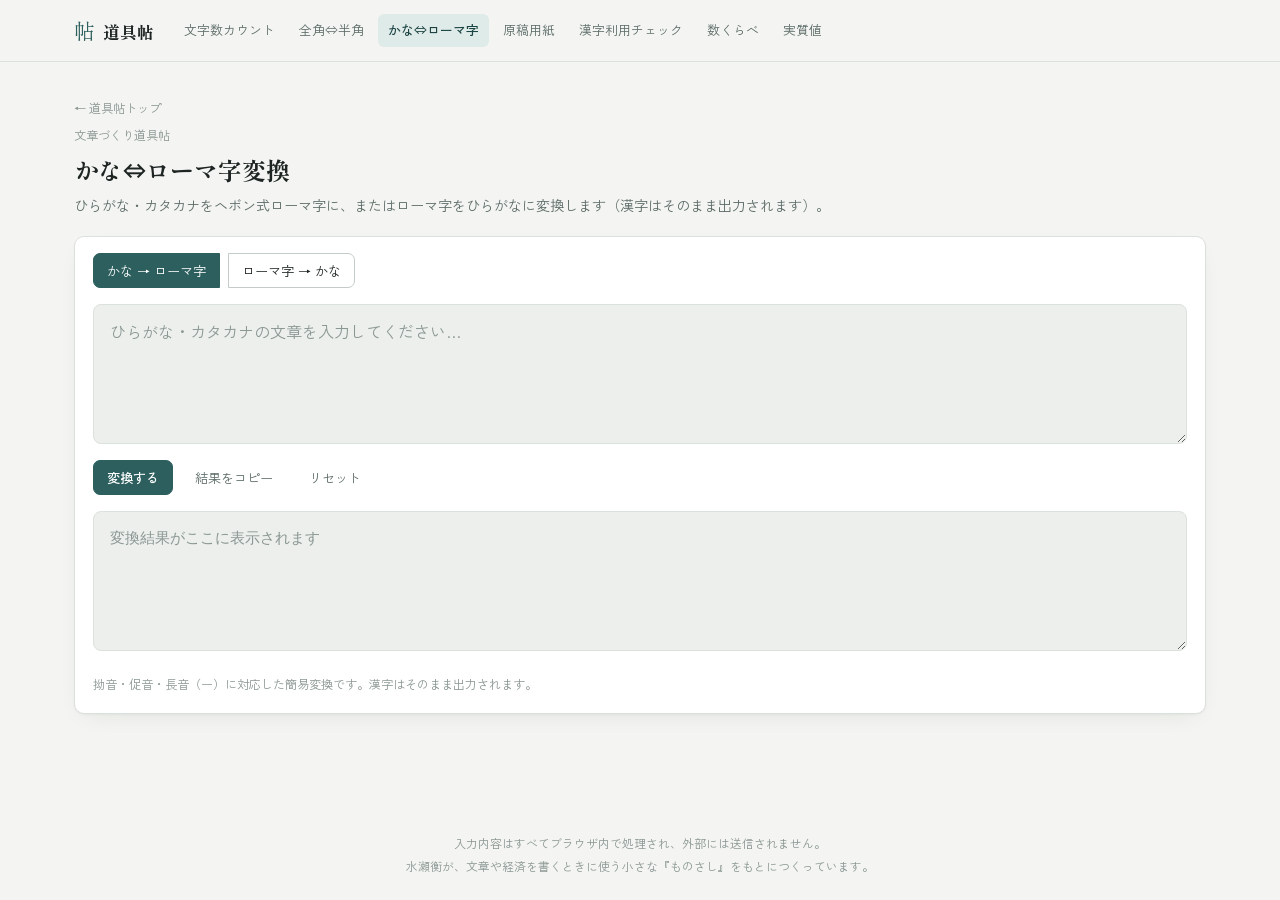
<file: tools/writing/kana-romaji/index.html>
<!DOCTYPE html>
<html lang="ja">
<head>
<meta charset="UTF-8">
<meta name="viewport" content="width=device-width, initial-scale=1">
<title>かな⇔ローマ字変換 | 道具帖</title>
<meta name="description" content="ひらがな・カタカナとローマ字を双方向に変換します。インストール不要、入力した文章は送信されません。">
<link rel="preconnect" href="https://fonts.googleapis.com">
<link rel="stylesheet" href="https://fonts.googleapis.com/css2?family=Shippori+Mincho:wght@500;700;800&family=Zen+Kaku+Gothic+New:wght@400;500;700&family=JetBrains+Mono:wght@400;500;600&display=swap">
<link rel="stylesheet" href="/assets/style.css">
</head>
<body>

<header class="site-nav">
  <div class="nav-inner">
    <a class="brand-link" href="/"><span class="mark">帖</span><span class="name">道具帖</span></a>
    <nav class="tool-links">
      <a href="/tools/writing/character-count/">文字数カウント</a>
      <a href="/tools/writing/width-converter/">全角⇔半角</a>
      <a href="/tools/writing/kana-romaji/" class="active">かな⇔ローマ字</a>
      <a href="/tools/writing/manuscript-paper/">原稿用紙</a>
      <a href="/tools/writing/kanji-check/">漢字利用チェック</a>
      <a href="/tools/numbers/number-comparison/">数くらべ</a>
      <a href="/tools/numbers/real-value/">実質値</a>
    </nav>
  </div>
</header>

<div class="wrap">
  <section class="view">
    <div class="tool-header">
      <a class="back" href="/">← 道具帖トップ</a>
      <p class="category">文章づくり道具帖</p>
      <h2>かな⇔ローマ字変換</h2>
      <p class="desc">ひらがな・カタカナをヘボン式ローマ字に、またはローマ字をひらがなに変換します（漢字はそのまま出力されます）。</p>
    </div>
    <div class="panel">
      <div class="tool-body stack">
        <div class="toolbar-group">
          <button class="seg active" id="kn-mode-toRomaji">かな → ローマ字</button>
          <button class="seg" id="kn-mode-toKana">ローマ字 → かな</button>
        </div>
        <textarea id="kn-input" aria-label="かな⇔ローマ字変換する文章の入力欄" style="min-height:140px;" placeholder="変換したい文章を入力してください…"></textarea>
        <div class="toolbar-group">
          <button class="primary" id="kn-convert">変換する</button>
          <button class="ghost" id="kn-copy">結果をコピー</button>
          <button class="ghost" id="kn-reset">リセット</button>
        </div>
        <textarea id="kn-output" class="mono" aria-label="かな⇔ローマ字変換結果の出力欄" style="min-height:140px;" placeholder="変換結果がここに表示されます" readonly></textarea>
        <div class="hint" id="kn-hint">拗音・促音・長音（ー）に対応した簡易変換です。</div>
      </div>
    </div>
  </section>
</div>

<footer class="site-footer">
  <p>入力内容はすべてブラウザ内で処理され、外部には送信されません。</p>
  <p>水瀬衡が、文章や経済を書くときに使う小さな『ものさし』をもとにつくっています。</p>
</footer>
<div class="toast" id="toast"></div>

<script src="/assets/common.js"></script>
<script>
(function(){
  "use strict";
  const { copyText } = window.Toolbox;

  /* ===================== かな⇔ローマ字 ===================== */
  const YOUON = {
    'きゃ':'kya','きゅ':'kyu','きょ':'kyo','しゃ':'sha','しゅ':'shu','しょ':'sho',
    'ちゃ':'cha','ちゅ':'chu','ちょ':'cho','にゃ':'nya','にゅ':'nyu','にょ':'nyo',
    'ひゃ':'hya','ひゅ':'hyu','ひょ':'hyo','みゃ':'mya','みゅ':'myu','みょ':'myo',
    'りゃ':'rya','りゅ':'ryu','りょ':'ryo','ぎゃ':'gya','ぎゅ':'gyu','ぎょ':'gyo',
    'じゃ':'ja','じゅ':'ju','じょ':'jo','びゃ':'bya','びゅ':'byu','びょ':'byo',
    'ぴゃ':'pya','ぴゅ':'pyu','ぴょ':'pyo'
  };
  const SINGLE = {
    'あ':'a','い':'i','う':'u','え':'e','お':'o',
    'か':'ka','き':'ki','く':'ku','け':'ke','こ':'ko',
    'さ':'sa','し':'shi','す':'su','せ':'se','そ':'so',
    'た':'ta','ち':'chi','つ':'tsu','て':'te','と':'to',
    'な':'na','に':'ni','ぬ':'nu','ね':'ne','の':'no',
    'は':'ha','ひ':'hi','ふ':'fu','へ':'he','ほ':'ho',
    'ま':'ma','み':'mi','む':'mu','め':'me','も':'mo',
    'や':'ya','ゆ':'yu','よ':'yo',
    'ら':'ra','り':'ri','る':'ru','れ':'re','ろ':'ro',
    'わ':'wa','を':'o','ん':'n',
    'が':'ga','ぎ':'gi','ぐ':'gu','げ':'ge','ご':'go',
    'ざ':'za','じ':'ji','ず':'zu','ぜ':'ze','ぞ':'zo',
    'だ':'da','ぢ':'ji','づ':'zu','で':'de','ど':'do',
    'ば':'ba','び':'bi','ぶ':'bu','べ':'be','ぼ':'bo',
    'ぱ':'pa','ぴ':'pi','ぷ':'pu','ぺ':'pe','ぽ':'po',
    'ゃ':'ya','ゅ':'yu','ょ':'yo',
    '。':'。','、':'、','「':'「','」':'」','・':'・'
  };
  const VOWELS = new Set(['a','i','u','e','o']);

  function kanaToRomaji(text){
    const normalized = text.replace(/[ァ-ヶ]/g, c => String.fromCharCode(c.charCodeAt(0) - 0x60));
    let out = '';
    const chars = Array.from(normalized);
    for (let i = 0; i < chars.length; i++){
      const c = chars[i];
      const two = chars[i] + (chars[i+1] || '');
      if (c === 'ー'){
        const last = out.slice(-1);
        out += VOWELS.has(last) ? last : '';
        continue;
      }
      if (c === 'っ'){
        const nextRomaji = YOUON[two.length===2?chars[i+1]+chars[i+2]:''] || SINGLE[chars[i+1]] || '';
        if (/^[a-z]/.test(nextRomaji)) out += nextRomaji.startsWith('ch') ? 't' : nextRomaji[0];
        continue;
      }
      if (YOUON[two]){ out += YOUON[two]; i++; continue; }
      if (SINGLE[c] !== undefined){ out += SINGLE[c]; continue; }
      out += c;
    }
    return out;
  }

  let ROMAJI_TO_KANA = null;
  function buildReverseMap(){
    if (ROMAJI_TO_KANA) return ROMAJI_TO_KANA;
    const rev = {};
    for (const [kana, romaji] of Object.entries(SINGLE)) if (/^[a-z]+$/.test(romaji) && !(romaji in rev)) rev[romaji] = kana;
    for (const [kana, romaji] of Object.entries(YOUON)) if (!(romaji in rev)) rev[romaji] = kana;
    rev['wo'] = 'を'; rev['di'] = 'ぢ'; rev['du'] = 'づ';
    rev['si'] = 'し'; rev['ti'] = 'ち'; rev['tu'] = 'つ'; rev['hu'] = 'ふ'; rev['zi'] = 'じ';
    ROMAJI_TO_KANA = rev;
    return rev;
  }
  function romajiToKana(text){
    const rev = buildReverseMap();
    const maxLen = Math.max(...Object.keys(rev).map(k => k.length));
    const lower = text.toLowerCase();
    const n = lower.length;
    const consonants = new Set(['b','c','d','f','g','h','j','k','m','p','r','s','t','w','y','z']);
    let out = '', i = 0;
    while (i < n){
      if (lower[i] === 'n' && lower[i+1] === "'"){ out += 'ん'; i += 2; continue; }
      if (consonants.has(lower[i]) && lower[i] === lower[i+1]){ out += 'っ'; i += 1; continue; }
      if (lower[i] === 't' && lower.slice(i+1, i+3) === 'ch'){ out += 'っ'; i += 1; continue; }
      let matched = false;
      for (let len = Math.min(maxLen, n-i); len >= 1; len--){
        const sub = lower.slice(i, i+len);
        if (rev[sub]){ out += rev[sub]; i += len; matched = true; break; }
      }
      if (matched) continue;
      out += text[i]; i += 1;
    }
    return out;
  }

  (function initKana(){
    const input = document.getElementById('kn-input');
    const output = document.getElementById('kn-output');
    const btnToRomaji = document.getElementById('kn-mode-toRomaji');
    const btnToKana = document.getElementById('kn-mode-toKana');
    const convertBtn = document.getElementById('kn-convert');
    const hint = document.getElementById('kn-hint');
    let mode = 'toRomaji';

    function setMode(m){
      mode = m;
      btnToRomaji.classList.toggle('active', m === 'toRomaji');
      btnToKana.classList.toggle('active', m === 'toKana');
      input.placeholder = m === 'toRomaji' ? 'ひらがな・カタカナの文章を入力してください…' : 'ローマ字（例: konnichiha）を入力してください…';
      hint.textContent = m === 'toRomaji'
        ? '拗音・促音・長音（ー）に対応した簡易変換です。漢字はそのまま出力されます。'
        : '促音（kka→っか）や n\' によるん区切りに対応した簡易変換です。';
    }
    btnToRomaji.addEventListener('click', () => setMode('toRomaji'));
    btnToKana.addEventListener('click', () => setMode('toKana'));
    convertBtn.addEventListener('click', () => {
      output.value = mode === 'toRomaji' ? kanaToRomaji(input.value) : romajiToKana(input.value);
    });
    document.getElementById('kn-copy').addEventListener('click', () => copyText(output.value));
    document.getElementById('kn-reset').addEventListener('click', () => { input.value = ''; output.value = ''; input.focus(); });
    setMode('toRomaji');
  })();
})();
</script>
</body>
</html>
</file>
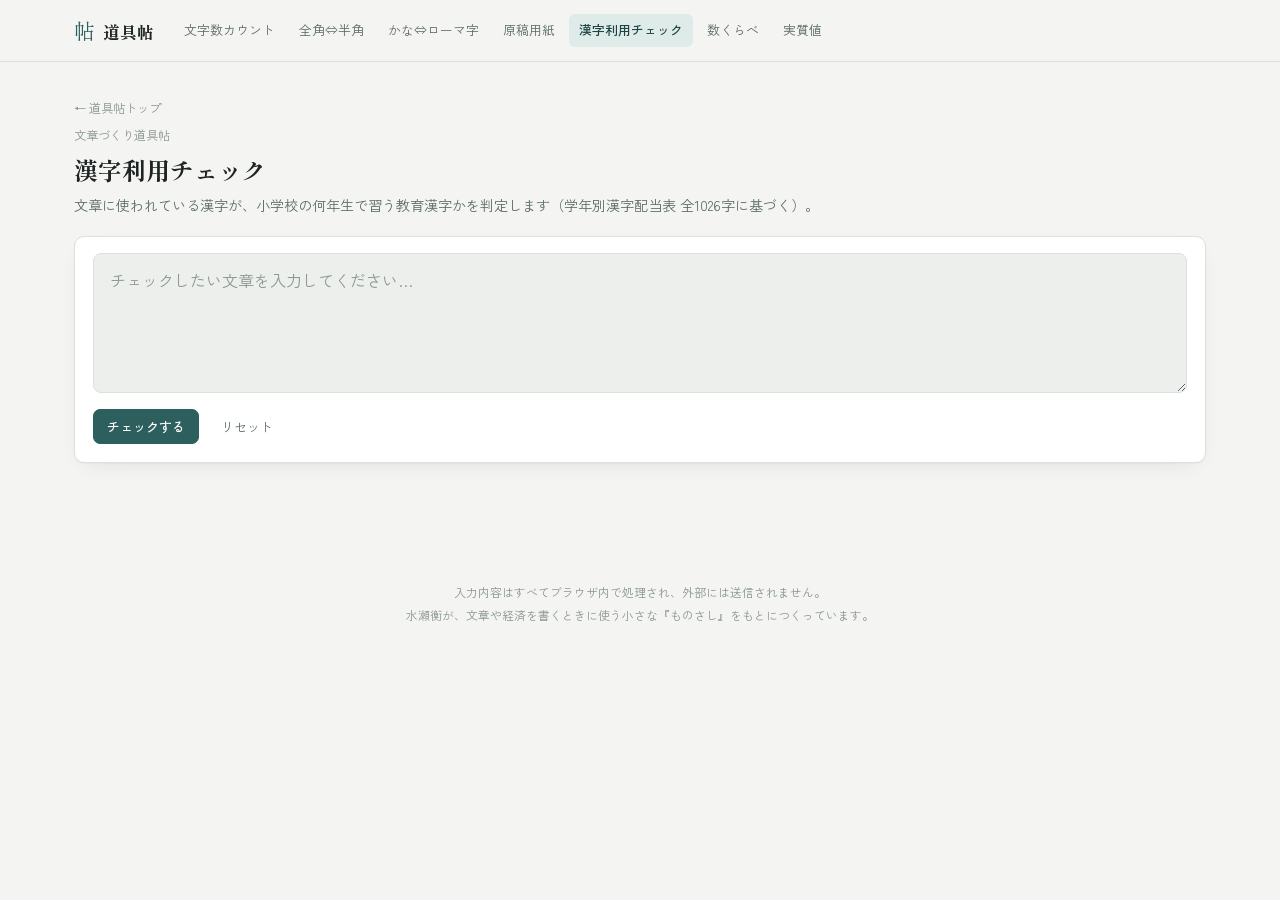
<file: tools/writing/kanji-check/index.html>
<!DOCTYPE html>
<html lang="ja">
<head>
<meta charset="UTF-8">
<meta name="viewport" content="width=device-width, initial-scale=1">
<title>漢字利用チェック | 道具帖</title>
<meta name="description" content="文章に使われている漢字が小学校の何年生で習うかを判定し、学年ごとに色分けして表示します。入力した文章は送信されません。">
<link rel="preconnect" href="https://fonts.googleapis.com">
<link rel="stylesheet" href="https://fonts.googleapis.com/css2?family=Shippori+Mincho:wght@500;700;800&family=Zen+Kaku+Gothic+New:wght@400;500;700&family=JetBrains+Mono:wght@400;500;600&display=swap">
<link rel="stylesheet" href="/assets/style.css">
</head>
<body>

<header class="site-nav">
  <div class="nav-inner">
    <a class="brand-link" href="/"><span class="mark">帖</span><span class="name">道具帖</span></a>
    <nav class="tool-links">
      <a href="/tools/writing/character-count/">文字数カウント</a>
      <a href="/tools/writing/width-converter/">全角⇔半角</a>
      <a href="/tools/writing/kana-romaji/">かな⇔ローマ字</a>
      <a href="/tools/writing/manuscript-paper/">原稿用紙</a>
      <a href="/tools/writing/kanji-check/" class="active">漢字利用チェック</a>
      <a href="/tools/numbers/number-comparison/">数くらべ</a>
      <a href="/tools/numbers/real-value/">実質値</a>
    </nav>
  </div>
</header>

<div class="wrap">
  <section class="view">
    <div class="tool-header">
      <a class="back" href="/">← 道具帖トップ</a>
      <p class="category">文章づくり道具帖</p>
      <h2>漢字利用チェック</h2>
      <p class="desc">文章に使われている漢字が、小学校の何年生で習う教育漢字かを判定します（学年別漢字配当表 全1026字に基づく）。</p>
    </div>
    <div class="panel">
      <div class="tool-body stack">
        <textarea id="kj-input" aria-label="漢字利用チェックする文章の入力欄" style="min-height:140px;" placeholder="チェックしたい文章を入力してください…"></textarea>
        <div class="toolbar-group">
          <button class="primary" id="kj-check">チェックする</button>
          <button class="ghost" id="kj-reset">リセット</button>
        </div>
      </div>
    </div>

    <div class="layout-2col" style="margin-top:20px;" id="kj-results" hidden>
      <section class="panel">
        <div class="tool-body">
          <div class="kanji-output" id="kj-highlighted"></div>
          <div class="legend">
            <span><i style="background:var(--g1-bg);border:1px solid var(--g1);"></i>小1</span>
            <span><i style="background:var(--g2-bg);border:1px solid var(--g2);"></i>小2</span>
            <span><i style="background:var(--g3-bg);border:1px solid var(--g3);"></i>小3</span>
            <span><i style="background:var(--g4-bg);border:1px solid var(--g4);"></i>小4</span>
            <span><i style="background:var(--g5-bg);border:1px solid var(--g5);"></i>小5</span>
            <span><i style="background:var(--g6-bg);border:1px solid var(--g6);"></i>小6</span>
            <span><i style="background:var(--gx-bg);border:1px solid var(--gx);"></i>対象外（中学以降 等）</span>
          </div>
        </div>
      </section>
      <aside class="side">
        <div class="panel stat-group">
          <h2>判定サマリー</h2>
          <div class="stat-grid">
            <div class="stat-tile" style="grid-column:1/-1;"><div class="val" id="kj-maxgrade">-</div><div class="lbl">最高学年（対象外を除く）</div></div>
            <div class="stat-tile"><div class="val" id="kj-total">0<span class="u">字</span></div><div class="lbl">漢字の異なり数</div></div>
            <div class="stat-tile"><div class="val" id="kj-other">0<span class="u">字</span></div><div class="lbl">対象外の漢字数</div></div>
          </div>
        </div>
        <div class="panel stat-group">
          <h2>学年別の内訳</h2>
          <div class="stat-grid" id="kj-breakdown"></div>
        </div>
      </aside>
    </div>
  </section>
</div>

<footer class="site-footer">
  <p>入力内容はすべてブラウザ内で処理され、外部には送信されません。</p>
  <p>水瀬衡が、文章や経済を書くときに使う小さな『ものさし』をもとにつくっています。</p>
</footer>
<div class="toast" id="toast"></div>

<script src="/assets/common.js"></script>
<script>
(function(){
  "use strict";
  const { escapeHtml, fmtNum } = window.Toolbox;

  /* ===================== 漢字利用チェック ===================== */
  const KYOIKU_KANJI = {
  1: "一右雨円王音下火花貝学気九休玉金空月犬見五口校左三山子四糸字耳七車手十出女小上森人水正生青夕石赤千川先早草足村大男竹中虫町天田土二日入年白八百文木本名目立力林六",
  2: "引羽雲園遠何科夏家歌画回会海絵外角楽活間丸岩顔汽記帰弓牛魚京強教近兄形計元言原戸古午後語工公広交光考行高黄合谷国黒今才細作算止市矢姉思紙寺自時室社弱首秋週春書少場色食心新親図数西声星晴切雪船線前組走多太体台地池知茶昼長鳥朝直通弟店点電刀冬当東答頭同道読内南肉馬売買麦半番父風分聞米歩母方北毎妹万明鳴毛門夜野友用曜来里理話",
  3: "悪安暗医委意育員院飲運泳駅央横屋温化荷界開階寒感漢館岸起期客究急級宮球去橋業曲局銀区苦具君係軽血決研県庫湖向幸港号根祭皿仕死使始指歯詩次事持式実写者主守取酒受州拾終習集住重宿所暑助昭消商章勝乗植申身神真深進世整昔全相送想息速族他打対待代第題炭短談着注柱丁帳調追定庭笛鉄転都度投豆島湯登等動童農波配倍箱畑発反坂板皮悲美鼻筆氷表秒病品負部服福物平返勉放味命面問役薬由油有遊予羊洋葉陽様落流旅両緑礼列練路和",
  4: "愛案以衣位茨印英栄媛塩岡億加果貨課芽賀改械害街各覚潟完官管関観願岐希季旗器機議求泣給挙漁共協鏡競極熊訓軍郡群径景芸欠結建健験固功好香候康佐差菜最埼材崎昨札刷察参産散残氏司試児治滋辞鹿失借種周祝順初松笑唱焼照城縄臣信井成省清静席積折節説浅戦選然争倉巣束側続卒孫帯隊達単置仲沖兆低底的典伝徒努灯働特徳栃奈梨熱念敗梅博阪飯飛必票標不夫付府阜富副兵別辺変便包法望牧末満未民無約勇要養浴利陸良料量輪類令冷例連老労録",
  5: "圧囲移因永営衛易益液演応往桜可仮価河過快解格確額刊幹慣眼紀基寄規喜技義逆久旧救居許境均禁句型経潔件険検限現減故個護効厚耕航鉱構興講告混査再災妻採際在財罪殺雑酸賛士支史志枝師資飼示似識質舎謝授修述術準序招証象賞条状常情織職制性政勢精製税責績接設絶祖素総造像増則測属率損貸態団断築貯張停提程適統堂銅導得毒独任燃能破犯判版比肥非費備評貧布婦武復複仏粉編弁保墓報豊防貿暴脈務夢迷綿輸余容略留領歴",
  6: "胃異遺域宇映延沿恩我灰拡革閣割株干巻看簡危机揮貴疑吸供胸郷勤筋系敬警劇激穴券絹権憲源厳己呼誤后孝皇紅降鋼刻穀骨困砂座済裁策冊蚕至私姿視詞誌磁射捨尺若樹収宗就衆従縦縮熟純処署諸除承将傷障蒸針仁垂推寸盛聖誠舌宣専泉洗染銭善奏窓創装層操蔵臓存尊退宅担探誕段暖値宙忠著庁頂腸潮賃痛敵展討党糖届難乳認納脳派拝背肺俳班晩否批秘俵腹奮並陛閉片補暮宝訪亡忘棒枚幕密盟模訳郵優預幼欲翌乱卵覧裏律臨朗論"
  };
  const CHAR_GRADE = {};
  for (const g of ['1','2','3','4','5','6']) for (const c of KYOIKU_KANJI[g]) CHAR_GRADE[c] = g;

  (function initKanji(){
    const input = document.getElementById('kj-input');
    const checkBtn = document.getElementById('kj-check');
    const resultsEl = document.getElementById('kj-results');
    const highlighted = document.getElementById('kj-highlighted');
    const maxGradeEl = document.getElementById('kj-maxgrade');
    const totalEl = document.getElementById('kj-total');
    const otherEl = document.getElementById('kj-other');
    const breakdownEl = document.getElementById('kj-breakdown');

    function check(){
      const text = input.value;
      const byGrade = {1:new Set(),2:new Set(),3:new Set(),4:new Set(),5:new Set(),6:new Set()};
      const otherSet = new Set();
      let html = '';
      for (const ch of Array.from(text)){
        if (/[一-鿿々]/.test(ch)){
          const grade = CHAR_GRADE[ch];
          if (grade){ byGrade[grade].add(ch); html += `<span class="k k${grade}" title="小学${grade}年生">${escapeHtml(ch)}</span>`; }
          else { otherSet.add(ch); html += `<span class="k kx" title="小学校では習わない漢字">${escapeHtml(ch)}</span>`; }
        } else {
          html += escapeHtml(ch);
        }
      }
      highlighted.innerHTML = html || '<span style="color:var(--ink-faint);">（漢字を含む文章を入力してください）</span>';

      let maxGrade = 0, totalUnique = 0;
      breakdownEl.innerHTML = '';
      for (const g of ['1','2','3','4','5','6']){
        const set = byGrade[g];
        totalUnique += set.size;
        if (set.size > 0) maxGrade = Math.max(maxGrade, parseInt(g,10));
        const tile = document.createElement('div');
        tile.className = 'stat-tile';
        tile.innerHTML = `<div class="val">${fmtNum(set.size)}<span class="u">字</span></div><div class="lbl">小学${g}年</div>`;
        breakdownEl.appendChild(tile);
      }
      totalUnique += otherSet.size;
      maxGradeEl.textContent = maxGrade > 0 ? `小学${maxGrade}年生まで` : (otherSet.size > 0 ? '対象外の漢字のみ' : '漢字なし');
      totalEl.innerHTML = fmtNum(totalUnique) + '<span class="u">字</span>';
      otherEl.innerHTML = fmtNum(otherSet.size) + '<span class="u">字</span>';
      resultsEl.hidden = false;
    }
    checkBtn.addEventListener('click', check);
    document.getElementById('kj-reset').addEventListener('click', () => {
      input.value = '';
      resultsEl.hidden = true;
      highlighted.innerHTML = '';
      breakdownEl.innerHTML = '';
      maxGradeEl.textContent = '-';
      totalEl.innerHTML = '0<span class="u">字</span>';
      otherEl.innerHTML = '0<span class="u">字</span>';
      input.focus();
    });
  })();
})();
</script>
</body>
</html>
</file>
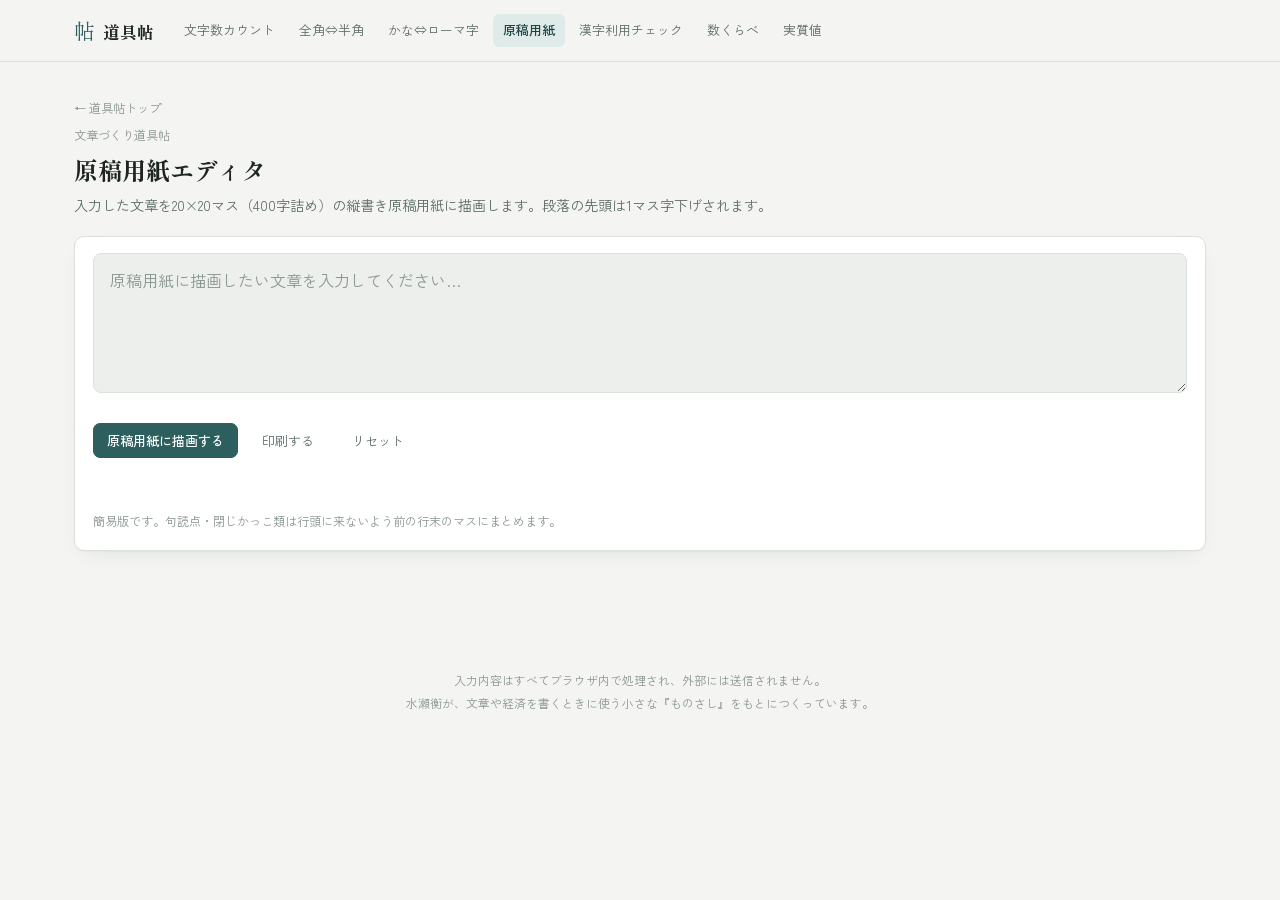
<file: tools/writing/manuscript-paper/index.html>
<!DOCTYPE html>
<html lang="ja">
<head>
<meta charset="UTF-8">
<meta name="viewport" content="width=device-width, initial-scale=1">
<title>原稿用紙エディタ | 道具帖</title>
<meta name="description" content="文章を20字×20行の原稿用紙に縦書きで流し込み、枚数の確認と印刷ができます。入力した文章は送信されません。">
<link rel="preconnect" href="https://fonts.googleapis.com">
<link rel="stylesheet" href="https://fonts.googleapis.com/css2?family=Shippori+Mincho:wght@500;700;800&family=Zen+Kaku+Gothic+New:wght@400;500;700&family=JetBrains+Mono:wght@400;500;600&display=swap">
<link rel="stylesheet" href="/assets/style.css">
</head>
<body>

<header class="site-nav">
  <div class="nav-inner">
    <a class="brand-link" href="/"><span class="mark">帖</span><span class="name">道具帖</span></a>
    <nav class="tool-links">
      <a href="/tools/writing/character-count/">文字数カウント</a>
      <a href="/tools/writing/width-converter/">全角⇔半角</a>
      <a href="/tools/writing/kana-romaji/">かな⇔ローマ字</a>
      <a href="/tools/writing/manuscript-paper/" class="active">原稿用紙</a>
      <a href="/tools/writing/kanji-check/">漢字利用チェック</a>
      <a href="/tools/numbers/number-comparison/">数くらべ</a>
      <a href="/tools/numbers/real-value/">実質値</a>
    </nav>
  </div>
</header>

<div class="wrap">
  <section class="view">
    <div class="tool-header">
      <a class="back" href="/">← 道具帖トップ</a>
      <p class="category">文章づくり道具帖</p>
      <h2>原稿用紙エディタ</h2>
      <p class="desc">入力した文章を20×20マス（400字詰め）の縦書き原稿用紙に描画します。段落の先頭は1マス字下げされます。</p>
    </div>
    <div class="panel">
      <div class="tool-body stack">
        <textarea id="gk-input" aria-label="原稿用紙に描画する文章の入力欄" style="min-height:140px;" placeholder="原稿用紙に描画したい文章を入力してください…"></textarea>
        <div class="genkou-controls">
          <button class="primary" id="gk-render">原稿用紙に描画する</button>
          <button class="ghost" id="gk-print">印刷する</button>
          <button class="ghost" id="gk-reset">リセット</button>
          <span class="sheet-pager" id="gk-pager" style="display:none;">
            <button class="ghost" id="gk-first" aria-label="先頭のページへ移動">‹‹</button>
            <button class="ghost" id="gk-prev" aria-label="前のページへ移動">‹</button>
            <input type="number" id="gk-pageInput" class="page-input" aria-label="表示するページ番号の入力欄" min="1" step="1" value="1">
            <span id="gk-pageTotal">/ 1 枚</span>
            <button class="ghost" id="gk-next" aria-label="次のページへ移動">›</button>
            <button class="ghost" id="gk-last" aria-label="最終ページへ移動">››</button>
          </span>
        </div>
        <div class="genkou-sheets" id="gk-sheets"></div>
        <div class="hint">簡易版です。句読点・閉じかっこ類は行頭に来ないよう前の行末のマスにまとめます。</div>
      </div>
    </div>
  </section>
</div>

<footer class="site-footer">
  <p>入力内容はすべてブラウザ内で処理され、外部には送信されません。</p>
  <p>水瀬衡が、文章や経済を書くときに使う小さな『ものさし』をもとにつくっています。</p>
</footer>
<div class="toast" id="toast"></div>

<script src="/assets/common.js"></script>
<script>
(function(){
  "use strict";
  const { layoutGenkou, GENKOU_PER_SHEET } = window.Toolbox;

  /* ===================== 原稿用紙エディタ ===================== */
  (function initGenkou(){
    const input = document.getElementById('gk-input');
    const renderBtn = document.getElementById('gk-render');
    const printBtn = document.getElementById('gk-print');
    const sheetsEl = document.getElementById('gk-sheets');
    const pager = document.getElementById('gk-pager');
    const pageInput = document.getElementById('gk-pageInput');
    const pageTotal = document.getElementById('gk-pageTotal');
    const firstBtn = document.getElementById('gk-first');
    const prevBtn = document.getElementById('gk-prev');
    const nextBtn = document.getElementById('gk-next');
    const lastBtn = document.getElementById('gk-last');

    // Glyph categories for correct 縦書き appearance (see CLAUDE.md).
    const GK_CORNER = new Set(['、','。','っ','ゃ','ゅ','ょ','ぁ','ぃ','ぅ','ぇ','ぉ']);
    const GK_ROTATE = new Set(['ー','—']);
    const GK_UPRIGHT = new Set(['？','！']);
    function classifyGlyph(ch){
      if (GK_CORNER.has(ch)) return 'gk-corner';
      if (GK_ROTATE.has(ch)) return 'gk-rotate';
      if (GK_UPRIGHT.has(ch)) return 'gk-upright';
      return '';
    }

    let currentPage = 0, totalSheets = 1;
    function showPage(idx){
      const sheetEls = sheetsEl.querySelectorAll('.genkou-sheet');
      sheetEls.forEach((el, i) => el.classList.toggle('active', i === idx));
      currentPage = idx;
      pageInput.value = idx + 1;
      pageTotal.textContent = `/ ${totalSheets} 枚`;
      firstBtn.disabled = idx === 0;
      prevBtn.disabled = idx === 0;
      nextBtn.disabled = idx === totalSheets - 1;
      lastBtn.disabled = idx === totalSheets - 1;
      // Always land on the right edge (column 1) of the newly-shown sheet,
      // even if it was scrolled left on a previous visit.
      const activeSheet = sheetEls[idx];
      const scrollEl = activeSheet && activeSheet.querySelector('.gk-scroll');
      if (scrollEl) scrollEl.scrollLeft = 0;
    }
    function commitPageInput(){
      const n = parseInt(pageInput.value, 10);
      if (Number.isInteger(n) && String(n) === pageInput.value.trim() && n >= 1 && n <= totalSheets){
        showPage(n - 1);
      } else {
        pageInput.value = currentPage + 1;
      }
    }

    function render(){
      const text = input.value;
      sheetsEl.innerHTML = '';
      if (!text){ pager.style.display = 'none'; return; }
      const sheets = layoutGenkou(text);
      totalSheets = sheets.length;
      sheets.forEach((sheet, sIdx) => {
        const wrap = document.createElement('div');
        wrap.className = 'genkou-sheet';
        const label = document.createElement('div');
        label.className = 'sheet-label';
        label.textContent = `${sIdx+1}枚目 / 全${totalSheets}枚`;
        const hint = document.createElement('div');
        hint.className = 'gk-hint';
        hint.textContent = '横にスクロールすると続きが見られます。';
        const scrollWrap = document.createElement('div');
        scrollWrap.className = 'gk-scroll';
        const grid = document.createElement('div');
        grid.className = 'gk-grid';
        for (let i = 0; i < GENKOU_PER_SHEET; i++){
          const cellData = sheet[i] || {main:null, trail:null};
          const cell = document.createElement('div');
          cell.className = 'gk-cell';
          if (cellData.main){
            const glyph = document.createElement('span');
            glyph.className = 'glyph';
            glyph.textContent = cellData.main;
            const cat = classifyGlyph(cellData.main);
            if (cat) cell.classList.add(cat);
            cell.appendChild(glyph);
          }
          if (cellData.trail){
            const trail = document.createElement('span');
            trail.className = 'trail';
            trail.textContent = cellData.trail;
            cell.appendChild(trail);
          }
          grid.appendChild(cell);
        }
        scrollWrap.appendChild(grid);
        wrap.appendChild(label);
        wrap.appendChild(hint);
        wrap.appendChild(scrollWrap);
        sheetsEl.appendChild(wrap);
      });
      pager.style.display = totalSheets > 1 ? 'inline-flex' : 'none';
      pageInput.max = totalSheets;
      showPage(0);
    }
    renderBtn.addEventListener('click', render);
    firstBtn.addEventListener('click', () => { if (currentPage > 0) showPage(0); });
    prevBtn.addEventListener('click', () => { if (currentPage > 0) showPage(currentPage - 1); });
    nextBtn.addEventListener('click', () => { if (currentPage < totalSheets - 1) showPage(currentPage + 1); });
    lastBtn.addEventListener('click', () => { if (currentPage < totalSheets - 1) showPage(totalSheets - 1); });
    pageInput.addEventListener('keydown', (e) => {
      if (e.key === 'Enter'){ e.preventDefault(); commitPageInput(); }
    });
    pageInput.addEventListener('blur', commitPageInput);
    document.addEventListener('keydown', (e) => {
      if (e.key !== 'ArrowLeft' && e.key !== 'ArrowRight') return;
      if (pager.style.display === 'none') return;
      if (!document.getElementById('view-genkou').classList.contains('active')) return;
      const tag = document.activeElement && document.activeElement.tagName;
      if (tag === 'INPUT' || tag === 'TEXTAREA') return;
      if (e.key === 'ArrowLeft' && currentPage > 0) showPage(currentPage - 1);
      else if (e.key === 'ArrowRight' && currentPage < totalSheets - 1) showPage(currentPage + 1);
    });
    printBtn.addEventListener('click', () => window.print());
    document.getElementById('gk-reset').addEventListener('click', () => {
      input.value = '';
      sheetsEl.innerHTML = '';
      pager.style.display = 'none';
      pageInput.value = '1';
      pageInput.max = 1;
      pageTotal.textContent = '/ 1 枚';
      currentPage = 0;
      totalSheets = 1;
      input.focus();
    });
  })();
})();
</script>
</body>
</html>
</file>
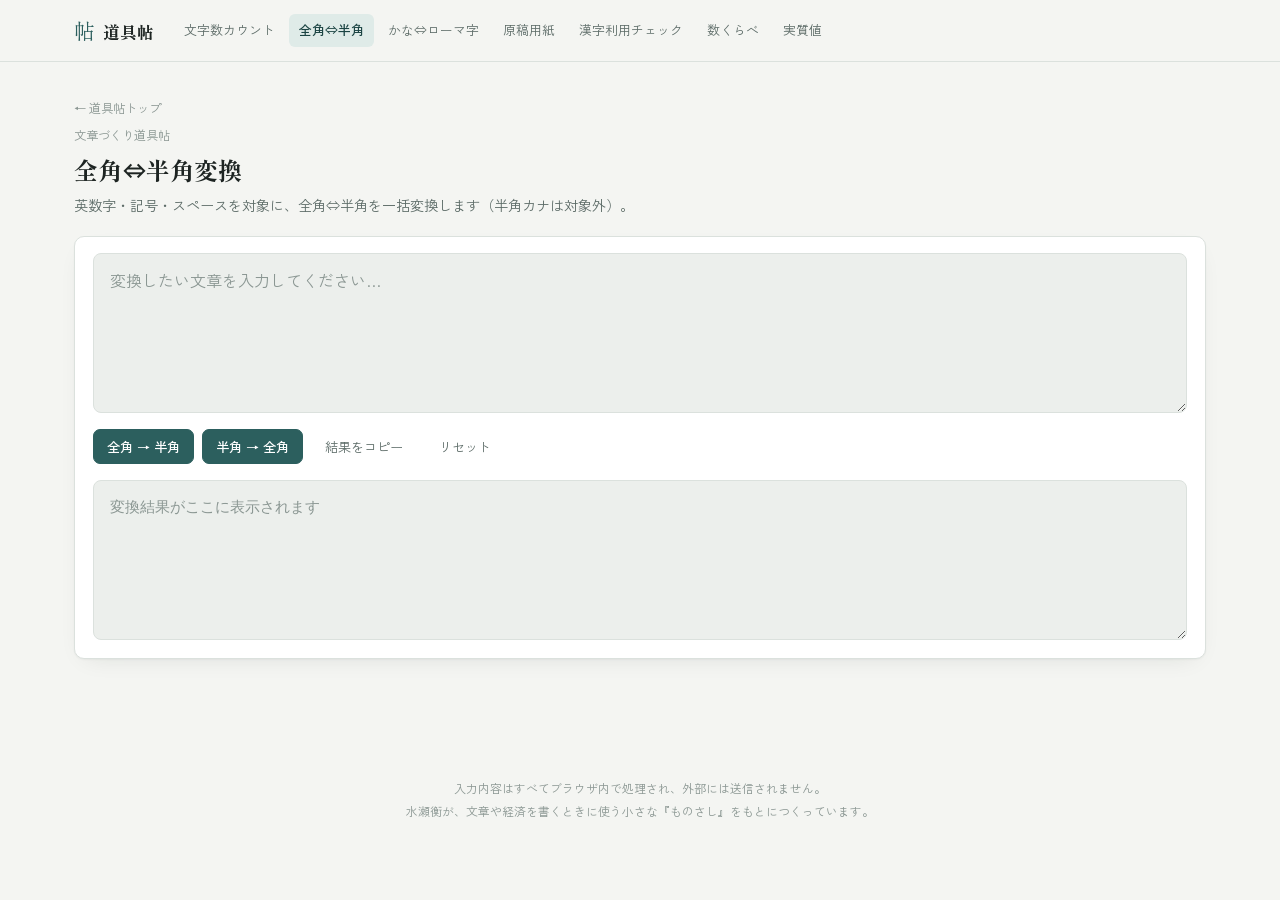
<file: tools/writing/width-converter/index.html>
<!DOCTYPE html>
<html lang="ja">
<head>
<meta charset="UTF-8">
<meta name="viewport" content="width=device-width, initial-scale=1">
<title>全角⇔半角変換 | 道具帖</title>
<meta name="description" content="英数字・記号・スペースの全角と半角をまとめて変換します。インストール不要、入力した文章は送信されません。">
<link rel="preconnect" href="https://fonts.googleapis.com">
<link rel="stylesheet" href="https://fonts.googleapis.com/css2?family=Shippori+Mincho:wght@500;700;800&family=Zen+Kaku+Gothic+New:wght@400;500;700&family=JetBrains+Mono:wght@400;500;600&display=swap">
<link rel="stylesheet" href="/assets/style.css">
</head>
<body>

<header class="site-nav">
  <div class="nav-inner">
    <a class="brand-link" href="/"><span class="mark">帖</span><span class="name">道具帖</span></a>
    <nav class="tool-links">
      <a href="/tools/writing/character-count/">文字数カウント</a>
      <a href="/tools/writing/width-converter/" class="active">全角⇔半角</a>
      <a href="/tools/writing/kana-romaji/">かな⇔ローマ字</a>
      <a href="/tools/writing/manuscript-paper/">原稿用紙</a>
      <a href="/tools/writing/kanji-check/">漢字利用チェック</a>
      <a href="/tools/numbers/number-comparison/">数くらべ</a>
      <a href="/tools/numbers/real-value/">実質値</a>
    </nav>
  </div>
</header>

<div class="wrap">
  <section class="view">
    <div class="tool-header">
      <a class="back" href="/">← 道具帖トップ</a>
      <p class="category">文章づくり道具帖</p>
      <h2>全角⇔半角変換</h2>
      <p class="desc">英数字・記号・スペースを対象に、全角⇔半角を一括変換します（半角カナは対象外）。</p>
    </div>
    <div class="panel">
      <div class="tool-body stack">
        <textarea id="zh-input" aria-label="全角⇔半角変換する文章の入力欄" style="min-height:160px;" placeholder="変換したい文章を入力してください…"></textarea>
        <div class="toolbar-group">
          <button class="primary" id="zh-toHalf">全角 → 半角</button>
          <button class="primary" id="zh-toFull">半角 → 全角</button>
          <button class="ghost" id="zh-copy">結果をコピー</button>
          <button class="ghost" id="zh-reset">リセット</button>
        </div>
        <textarea id="zh-output" class="mono" aria-label="全角⇔半角変換結果の出力欄" style="min-height:160px;" placeholder="変換結果がここに表示されます" readonly></textarea>
      </div>
    </div>
  </section>
</div>

<footer class="site-footer">
  <p>入力内容はすべてブラウザ内で処理され、外部には送信されません。</p>
  <p>水瀬衡が、文章や経済を書くときに使う小さな『ものさし』をもとにつくっています。</p>
</footer>
<div class="toast" id="toast"></div>

<script src="/assets/common.js"></script>
<script>
(function(){
  "use strict";
  const { copyText } = window.Toolbox;

  /* ===================== 全角⇔半角 ===================== */
  (function initZenhan(){
    const input = document.getElementById('zh-input');
    const output = document.getElementById('zh-output');
    function toHalfWidth(text){
      return text.replace(/[！-～]/g, c => String.fromCharCode(c.charCodeAt(0) - 0xFEE0)).replace(/　/g, ' ');
    }
    function toFullWidth(text){
      return text.replace(/[\x21-\x7E]/g, c => String.fromCharCode(c.charCodeAt(0) + 0xFEE0)).replace(/ /g, '　');
    }
    document.getElementById('zh-toHalf').addEventListener('click', () => { output.value = toHalfWidth(input.value); });
    document.getElementById('zh-toFull').addEventListener('click', () => { output.value = toFullWidth(input.value); });
    document.getElementById('zh-copy').addEventListener('click', () => copyText(output.value));
    document.getElementById('zh-reset').addEventListener('click', () => { input.value = ''; output.value = ''; input.focus(); });
  })();
})();
</script>
</body>
</html>
</file>
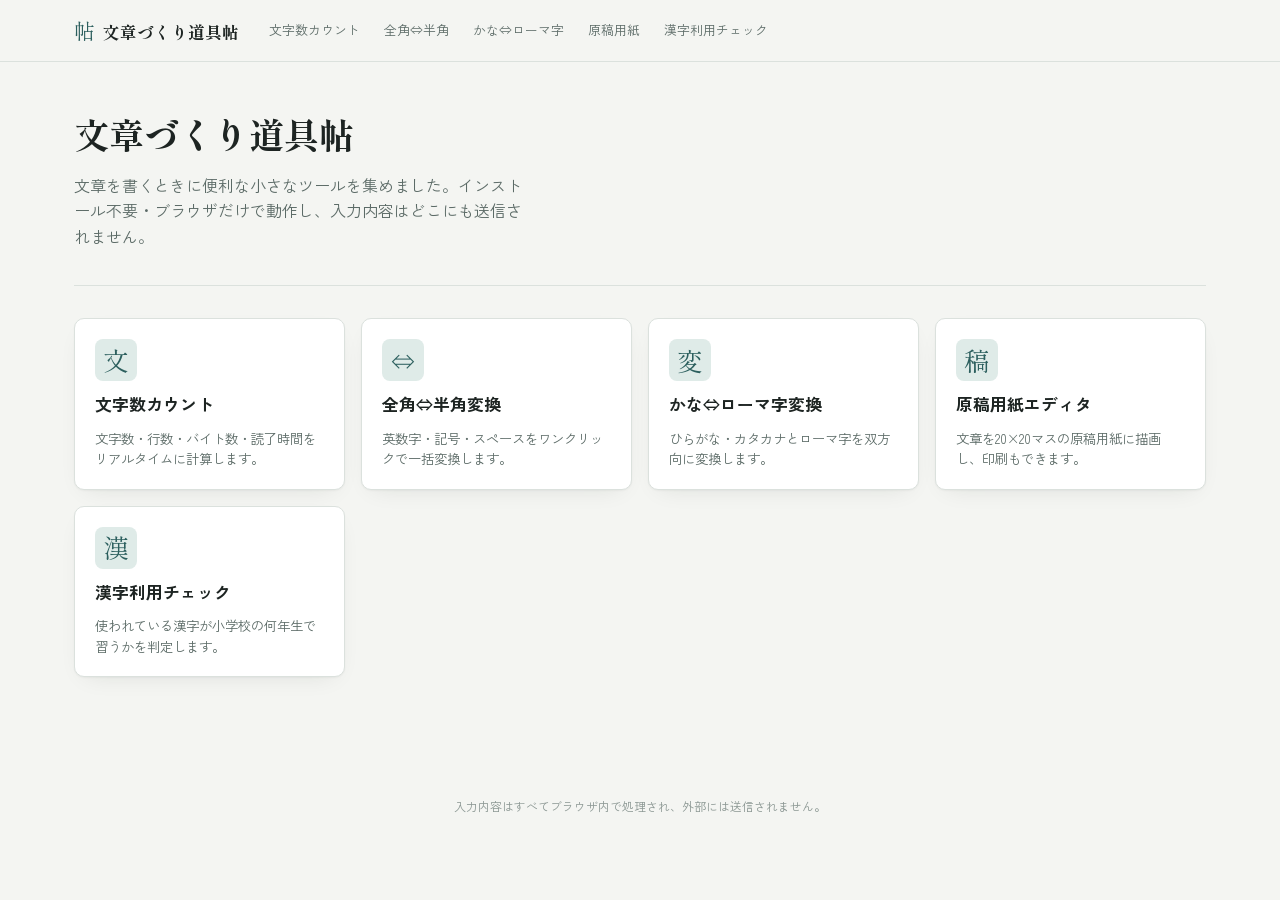
<file: writing_tools.html>
<!DOCTYPE html>
<html lang="ja">
<head>
<meta charset="UTF-8">
<meta name="viewport" content="width=device-width, initial-scale=1">
<title>文章づくり道具帖</title>
<link rel="preconnect" href="https://fonts.googleapis.com">
<link rel="stylesheet" href="https://fonts.googleapis.com/css2?family=Shippori+Mincho:wght@500;700;800&family=Zen+Kaku+Gothic+New:wght@400;500;700&family=JetBrains+Mono:wght@400;500;600&display=swap">
<style>
  :root{
    --bg: #F4F5F2;
    --surface: #FFFFFF;
    --surface-sunken: #ECEFEC;
    --ink: #1D2422;
    --ink-soft: #5C6B67;
    --ink-faint: #8B9793;
    --accent: #2C5F5E;
    --accent-strong: #1B4443;
    --accent-soft: #DFEBE8;
    --line: #DBE1DD;
    --line-strong: #C3CCC7;
    --warn: #A6572B;
    --shadow: 0 1px 2px rgba(20,30,28,0.04), 0 8px 24px -12px rgba(20,30,28,0.12);
    --radius: 10px;
    --g1: #B5892B; --g2: #B0672D; --g3: #A8502F; --g4: #2C5F5E; --g5: #33628F; --g6: #5B4E8F; --gx: #8B9793;
    --g1-bg: #F6ECD6; --g2-bg: #F5E4D6; --g3-bg: #F3DFDA; --g4-bg: #DFEBE8; --g5-bg: #DEE7F0; --g6-bg: #E6E1F0; --gx-bg: #E9EBE9;
  }
  @media (prefers-color-scheme: dark){
    :root:not([data-theme="light"]){
      --bg: #141917; --surface: #1C2321; --surface-sunken: #171D1B;
      --ink: #E8EDEB; --ink-soft: #9DACA7; --ink-faint: #6B7975;
      --accent: #6FBFB4; --accent-strong: #8FD4C9; --accent-soft: #223330;
      --line: #2B3634; --line-strong: #3A4744; --warn: #E0925E;
      --shadow: 0 1px 2px rgba(0,0,0,0.3), 0 8px 24px -12px rgba(0,0,0,0.5);
      --g1: #D9B463; --g2: #D6935F; --g3: #D07F63; --g4: #6FBFB4; --g5: #7FA8D6; --g6: #A79AD9; --gx: #8B9793;
      --g1-bg: #2E2A1C; --g2-bg: #2E241B; --g3-bg: #2E211D; --g4-bg: #1C2A28; --g5-bg: #1C242E; --g6-bg: #26212E; --gx-bg: #22282A;
    }
  }
  :root[data-theme="dark"]{
    --bg: #141917; --surface: #1C2321; --surface-sunken: #171D1B;
    --ink: #E8EDEB; --ink-soft: #9DACA7; --ink-faint: #6B7975;
    --accent: #6FBFB4; --accent-strong: #8FD4C9; --accent-soft: #223330;
    --line: #2B3634; --line-strong: #3A4744; --warn: #E0925E;
    --shadow: 0 1px 2px rgba(0,0,0,0.3), 0 8px 24px -12px rgba(0,0,0,0.5);
    --g1: #D9B463; --g2: #D6935F; --g3: #D07F63; --g4: #6FBFB4; --g5: #7FA8D6; --g6: #A79AD9; --gx: #8B9793;
    --g1-bg: #2E2A1C; --g2-bg: #2E241B; --g3-bg: #2E211D; --g4-bg: #1C2A28; --g5-bg: #1C242E; --g6-bg: #26212E; --gx-bg: #22282A;
  }

  *{ box-sizing: border-box; }
  body{
    margin: 0;
    background: var(--bg);
    color: var(--ink);
    font-family: "Zen Kaku Gothic New", "Hiragino Kaku Gothic ProN", "Yu Gothic", sans-serif;
    line-height: 1.6;
    -webkit-font-smoothing: antialiased;
  }
  a{ color: inherit; }
  .wrap{ max-width: 1180px; margin: 0 auto; padding: 0 24px 80px; }

  /* ---- top nav ---- */
  header.site-nav{
    position: sticky; top: 0; z-index: 20;
    background: var(--bg);
    border-bottom: 1px solid var(--line);
    backdrop-filter: blur(6px);
  }
  .nav-inner{
    max-width: 1180px; margin: 0 auto; padding: 14px 24px;
    display: flex; align-items: center; gap: 20px; flex-wrap: wrap;
  }
  .brand-link{ display: flex; align-items: baseline; gap: 8px; text-decoration: none; flex: none; }
  .brand-link .mark{ font-family: "Shippori Mincho", serif; font-size: 1.3rem; color: var(--accent); }
  .brand-link .name{ font-family: "Shippori Mincho", serif; font-weight: 700; font-size: 1.05rem; color: var(--ink); }
  nav.tool-links{ display: flex; gap: 4px; flex-wrap: wrap; }
  nav.tool-links a{
    font-size: 0.8rem; color: var(--ink-soft); text-decoration: none;
    padding: 6px 10px; border-radius: 6px;
  }
  nav.tool-links a:hover{ background: var(--surface-sunken); color: var(--ink); }
  nav.tool-links a.active{ background: var(--accent-soft); color: var(--accent-strong); font-weight: 500; }

  section.view{ display: none; padding-top: 32px; }
  section.view.active{ display: block; }

  /* ---- cover ---- */
  .cover-hero{ padding: 12px 0 36px; border-bottom: 1px solid var(--line); margin-bottom: 32px; }
  .cover-hero h1{
    font-family: "Shippori Mincho", serif; font-weight: 800; font-size: 2.2rem;
    margin: 0 0 10px; text-wrap: balance;
  }
  .cover-hero p{ color: var(--ink-soft); max-width: 56ch; margin: 0; }
  .card-grid{
    display: grid; grid-template-columns: repeat(auto-fill, minmax(260px, 1fr)); gap: 16px;
  }
  .tool-card{
    background: var(--surface); border: 1px solid var(--line); border-radius: var(--radius);
    box-shadow: var(--shadow); padding: 20px; text-decoration: none; color: inherit;
    display: flex; flex-direction: column; gap: 10px;
    transition: transform 0.12s ease, border-color 0.12s ease;
  }
  .tool-card:hover{ transform: translateY(-2px); border-color: var(--accent); }
  .tool-card .icon{
    font-family: "Shippori Mincho", serif; font-size: 1.6rem; color: var(--accent);
    width: 42px; height: 42px; display: flex; align-items: center; justify-content: center;
    background: var(--accent-soft); border-radius: 8px;
  }
  .tool-card h3{ margin: 0; font-size: 1.05rem; }
  .tool-card p{ margin: 0; font-size: 0.84rem; color: var(--ink-soft); line-height: 1.5; }

  /* ---- shared tool chrome ---- */
  .tool-header{ margin-bottom: 20px; }
  .tool-header .back{ font-size: 0.78rem; color: var(--ink-faint); text-decoration: none; }
  .tool-header .back:hover{ color: var(--accent-strong); }
  .tool-header h2{ font-family: "Shippori Mincho", serif; font-size: 1.5rem; margin: 6px 0 4px; }
  .tool-header .desc{ color: var(--ink-soft); font-size: 0.88rem; margin: 0; }

  .panel{ background: var(--surface); border: 1px solid var(--line); border-radius: var(--radius); box-shadow: var(--shadow); }
  .stack{ display: flex; flex-direction: column; gap: 16px; }

  label.check{
    display: inline-flex; align-items: center; gap: 6px; font-size: 0.82rem;
    color: var(--ink-soft); cursor: pointer; user-select: none;
  }
  label.check input{ accent-color: var(--accent); width: 15px; height: 15px; }

  button{
    font-family: inherit; font-size: 0.82rem; border-radius: 7px; border: 1px solid var(--line-strong);
    background: var(--surface); color: var(--ink); padding: 7px 13px; cursor: pointer;
    transition: background 0.12s ease, border-color 0.12s ease, transform 0.05s ease;
  }
  button:hover{ background: var(--surface-sunken); border-color: var(--ink-faint); }
  button:active{ transform: translateY(1px); }
  button:focus-visible, textarea:focus-visible, input:focus-visible{ outline: 2px solid var(--accent); outline-offset: 2px; }
  button.primary{ background: var(--accent); border-color: var(--accent); color: var(--surface); font-weight: 500; }
  button.primary:hover{ background: var(--accent-strong); border-color: var(--accent-strong); }
  button.ghost{ border-color: transparent; background: transparent; color: var(--ink-soft); }
  button.ghost:hover{ background: var(--surface-sunken); color: var(--ink); }
  button.seg{ border-radius: 0; }
  button.seg:first-child{ border-radius: 7px 0 0 7px; }
  button.seg:last-child{ border-radius: 0 7px 7px 0; }
  button.seg.active{ background: var(--accent); border-color: var(--accent); color: var(--surface); }
  button:disabled{ opacity: 0.45; cursor: not-allowed; }

  textarea{
    width: 100%; background: var(--surface-sunken); border: 1px solid var(--line); border-radius: 8px;
    padding: 14px 16px; font-family: "Zen Kaku Gothic New", sans-serif; font-size: 1rem;
    line-height: 1.6; color: var(--ink); resize: vertical;
  }
  textarea::placeholder{ color: var(--ink-faint); }
  textarea.mono{ font-family: "JetBrains Mono", ui-monospace, monospace; font-size: 0.92rem; }

  input[type="number"]{
    width: 90px; background: var(--surface-sunken); border: 1px solid var(--line); border-radius: 7px;
    padding: 7px 10px; font-family: "JetBrains Mono", monospace; font-size: 0.9rem; color: var(--ink);
  }

  .toolbar{ display: flex; align-items: center; justify-content: space-between; flex-wrap: wrap; gap: 10px; padding: 16px 18px 0; }
  .toolbar-group{ display: flex; align-items: center; gap: 8px; flex-wrap: wrap; }
  .tool-body{ padding: 16px 18px 18px; }
  .hint{ font-size: 0.76rem; color: var(--ink-faint); margin-top: 8px; }

  .hero-stat{ display: flex; align-items: baseline; gap: 10px; padding: 12px 2px 0; }
  .hero-stat .num{ font-family: "JetBrains Mono", monospace; font-variant-numeric: tabular-nums; font-size: 2.6rem; font-weight: 600; color: var(--accent-strong); line-height: 1; }
  .hero-stat .unit{ color: var(--ink-soft); font-size: 0.95rem; }
  .hero-stat .label{ margin-left: auto; color: var(--ink-faint); font-size: 0.78rem; }

  .side{ display: flex; flex-direction: column; gap: 16px; }
  .stat-group{ padding: 16px 18px 18px; }
  .stat-group h2{ font-size: 0.72rem; font-weight: 700; letter-spacing: 0.08em; text-transform: uppercase; color: var(--ink-faint); margin: 0 0 12px; }
  .stat-grid{ display: grid; grid-template-columns: repeat(2, 1fr); gap: 10px; }
  .stat-tile{ background: var(--surface-sunken); border: 1px solid var(--line); border-radius: 8px; padding: 10px 12px; }
  .stat-tile .val{ font-family: "JetBrains Mono", monospace; font-variant-numeric: tabular-nums; font-size: 1.15rem; font-weight: 600; color: var(--ink); }
  .stat-tile .val .u{ font-size: 0.72rem; color: var(--ink-soft); font-weight: 400; margin-left: 2px; }
  .stat-tile .lbl{ font-size: 0.72rem; color: var(--ink-soft); margin-top: 2px; }
  .approx-note{ font-size: 0.68rem; color: var(--ink-faint); margin-top: 10px; }

  .layout-2col{ display: grid; grid-template-columns: minmax(0, 1.5fr) minmax(280px, 1fr); gap: 24px; align-items: start; }
  @media (max-width: 860px){ .layout-2col{ grid-template-columns: 1fr; } }

  /* ---- genkou ---- */
  .genkou-controls{ display: flex; align-items: center; gap: 10px; flex-wrap: wrap; margin: 14px 0; }
  .sheet-pager{ display: flex; align-items: center; gap: 8px; font-size: 0.85rem; color: var(--ink-soft); }
  .genkou-sheets{ display: flex; flex-direction: column; gap: 28px; }
  .genkou-sheet{ display: none; }
  .genkou-sheet.active{ display: block; }
  .genkou-sheet .sheet-label{ font-size: 0.74rem; color: var(--ink-faint); margin-bottom: 6px; }
  .gk-grid{
    display: grid; grid-template-columns: repeat(20, 1fr); grid-template-rows: repeat(20, 1fr);
    border-left: 1px solid var(--line-strong); border-top: 1px solid var(--line-strong);
    background: var(--surface); aspect-ratio: 1; max-width: 640px;
  }
  .gk-cell{
    position: relative; border-right: 1px solid var(--line); border-bottom: 1px solid var(--line);
    display: flex; align-items: center; justify-content: center;
    font-family: "Shippori Mincho", serif; font-size: clamp(7px, 1.55vw, 15px); color: var(--ink);
  }
  .gk-cell .trail{
    position: absolute; right: 1px; bottom: 0px; font-size: 0.62em; color: var(--ink-soft); line-height: 1;
  }

  /* ---- kanji check ---- */
  .kanji-output{
    background: var(--surface-sunken); border: 1px solid var(--line); border-radius: 8px;
    padding: 16px 18px; font-size: 1.05rem; line-height: 2.1; white-space: pre-wrap; word-break: break-word;
  }
  .kanji-output .k{ border-radius: 4px; padding: 0 1px; }
  .kanji-output .k1{ background: var(--g1-bg); color: var(--g1); }
  .kanji-output .k2{ background: var(--g2-bg); color: var(--g2); }
  .kanji-output .k3{ background: var(--g3-bg); color: var(--g3); }
  .kanji-output .k4{ background: var(--g4-bg); color: var(--g4); }
  .kanji-output .k5{ background: var(--g5-bg); color: var(--g5); }
  .kanji-output .k6{ background: var(--g6-bg); color: var(--g6); }
  .kanji-output .kx{ background: var(--gx-bg); color: var(--gx); text-decoration: underline dotted; }
  .legend{ display: flex; gap: 10px; flex-wrap: wrap; margin-top: 14px; font-size: 0.76rem; color: var(--ink-soft); }
  .legend span{ display: inline-flex; align-items: center; gap: 5px; }
  .legend i{ width: 12px; height: 12px; border-radius: 3px; display: inline-block; }

  .toast{
    position: fixed; bottom: 20px; left: 50%; transform: translateX(-50%) translateY(8px);
    background: var(--accent-strong); color: var(--surface); padding: 9px 18px; border-radius: 999px;
    font-size: 0.82rem; opacity: 0; pointer-events: none; transition: opacity 0.15s ease, transform 0.15s ease;
    box-shadow: var(--shadow); z-index: 50;
  }
  .toast.show{ opacity: 1; transform: translateX(-50%) translateY(0); }

  footer.site-footer{ text-align: center; color: var(--ink-faint); font-size: 0.74rem; padding: 40px 0 10px; }

  @media (prefers-reduced-motion: reduce){ *{ transition: none !important; } }

  @media print{
    header.site-nav, .cover-hero, .card-grid, .tool-header, .toolbar, footer.site-footer,
    .layout-2col > aside, .genkou-controls, textarea, .hint{ display: none !important; }
    body{ background: #fff; }
    .genkou-sheet{ display: block !important; page-break-after: always; }
    .gk-grid{ max-width: 100%; }
  }
</style>
</head>
<body>

<header class="site-nav">
  <div class="nav-inner">
    <a class="brand-link" href="#/"><span class="mark">帖</span><span class="name">文章づくり道具帖</span></a>
    <nav class="tool-links">
      <a href="#/count" data-route="count">文字数カウント</a>
      <a href="#/zenhan" data-route="zenhan">全角⇔半角</a>
      <a href="#/kana" data-route="kana">かな⇔ローマ字</a>
      <a href="#/genkou" data-route="genkou">原稿用紙</a>
      <a href="#/kanji" data-route="kanji">漢字利用チェック</a>
    </nav>
  </div>
</header>

<div class="wrap">

  <!-- ===== COVER ===== -->
  <section class="view" id="view-cover">
    <div class="cover-hero">
      <h1>文章づくり道具帖</h1>
      <p>文章を書くときに便利な小さなツールを集めました。インストール不要・ブラウザだけで動作し、入力内容はどこにも送信されません。</p>
    </div>
    <div class="card-grid">
      <a class="tool-card" href="#/count">
        <span class="icon">文</span>
        <h3>文字数カウント</h3>
        <p>文字数・行数・バイト数・読了時間をリアルタイムに計算します。</p>
      </a>
      <a class="tool-card" href="#/zenhan">
        <span class="icon">⇔</span>
        <h3>全角⇔半角変換</h3>
        <p>英数字・記号・スペースをワンクリックで一括変換します。</p>
      </a>
      <a class="tool-card" href="#/kana">
        <span class="icon">変</span>
        <h3>かな⇔ローマ字変換</h3>
        <p>ひらがな・カタカナとローマ字を双方向に変換します。</p>
      </a>
      <a class="tool-card" href="#/genkou">
        <span class="icon">稿</span>
        <h3>原稿用紙エディタ</h3>
        <p>文章を20×20マスの原稿用紙に描画し、印刷もできます。</p>
      </a>
      <a class="tool-card" href="#/kanji">
        <span class="icon">漢</span>
        <h3>漢字利用チェック</h3>
        <p>使われている漢字が小学校の何年生で習うかを判定します。</p>
      </a>
    </div>
  </section>

  <!-- ===== 文字数カウント ===== -->
  <section class="view" id="view-count">
    <div class="tool-header">
      <a class="back" href="#/">← 道具帖トップ</a>
      <h2>文字数カウント</h2>
      <p class="desc">貼り付けるだけで、文字数・バイト数・読了時間をその場で計算します。</p>
    </div>

    <main class="layout-2col">
      <section class="panel">
        <div class="toolbar">
          <div class="toolbar-group">
            <label class="check"><input type="checkbox" id="cnt-realtime" checked> リアルタイムにカウント</label>
            <button id="cnt-countBtn" style="display:none;">カウントする</button>
          </div>
          <div class="toolbar-group">
            <button id="cnt-copyBtn" class="ghost">コピー</button>
            <button id="cnt-resetBtn" class="ghost">リセット</button>
          </div>
        </div>
        <div class="tool-body">
          <textarea id="cnt-input" aria-label="カウントする文章の入力欄" style="min-height:380px;" placeholder="ここに文章を入力、または貼り付けてください…"></textarea>
          <div class="hero-stat">
            <span class="num" id="cnt-hero">0</span>
            <span class="unit">文字</span>
            <span class="label">文字数</span>
          </div>
        </div>
      </section>

      <aside class="side">
        <div class="panel stat-group">
          <h2>文字数の内訳</h2>
          <div class="stat-grid">
            <div class="stat-tile"><div class="val" id="cnt-noNewline">0<span class="u">文字</span></div><div class="lbl">改行を除く</div></div>
            <div class="stat-tile"><div class="val" id="cnt-noSpace">0<span class="u">文字</span></div><div class="lbl">改行・空白を除く</div></div>
            <div class="stat-tile"><div class="val" id="cnt-lines">0<span class="u">行</span></div><div class="lbl">行数</div></div>
            <div class="stat-tile"><div class="val" id="cnt-sheets">0<span class="u">枚</span></div><div class="lbl">原稿用紙（400字詰）</div></div>
            <div class="stat-tile"><div class="val" id="cnt-variants">0<span class="u">文字</span></div><div class="lbl">異体字</div></div>
            <div class="stat-tile"><div class="val" id="cnt-words">0<span class="u">語</span></div><div class="lbl">英単語数</div></div>
          </div>
        </div>
        <div class="panel stat-group">
          <h2>バイト数</h2>
          <div class="stat-grid">
            <div class="stat-tile"><div class="val" id="cnt-utf8">0<span class="u">B</span></div><div class="lbl">UTF-8</div></div>
            <div class="stat-tile"><div class="val" id="cnt-utf16">0<span class="u">B</span></div><div class="lbl">UTF-16</div></div>
            <div class="stat-tile"><div class="val" id="cnt-sjis">0<span class="u">B</span></div><div class="lbl">Shift-JIS（概算）</div></div>
            <div class="stat-tile"><div class="val" id="cnt-euc">0<span class="u">B</span></div><div class="lbl">EUC-JP（概算）</div></div>
            <div class="stat-tile"><div class="val" id="cnt-jis">0<span class="u">B</span></div><div class="lbl">JIS（概算）</div></div>
          </div>
          <div class="approx-note">※ Shift-JIS・EUC-JP・JISは主要な文字集合をもとにした概算値です。</div>
        </div>
        <div class="panel stat-group">
          <h2>読了・発表の目安</h2>
          <div class="stat-grid">
            <div class="stat-tile"><div class="val" id="cnt-read">0秒</div><div class="lbl">読了時間（黙読）</div></div>
            <div class="stat-tile"><div class="val" id="cnt-speak">0秒</div><div class="lbl">発表時間（朗読）</div></div>
          </div>
        </div>
      </aside>
    </main>
  </section>

  <!-- ===== 全角半角 ===== -->
  <section class="view" id="view-zenhan">
    <div class="tool-header">
      <a class="back" href="#/">← 道具帖トップ</a>
      <h2>全角⇔半角変換</h2>
      <p class="desc">英数字・記号・スペースを対象に、全角⇔半角を一括変換します（半角カナは対象外）。</p>
    </div>
    <div class="panel">
      <div class="tool-body stack">
        <textarea id="zh-input" aria-label="全角⇔半角変換する文章の入力欄" style="min-height:160px;" placeholder="変換したい文章を入力してください…"></textarea>
        <div class="toolbar-group">
          <button class="primary" id="zh-toHalf">全角 → 半角</button>
          <button class="primary" id="zh-toFull">半角 → 全角</button>
          <button class="ghost" id="zh-copy">結果をコピー</button>
        </div>
        <textarea id="zh-output" class="mono" aria-label="全角⇔半角変換結果の出力欄" style="min-height:160px;" placeholder="変換結果がここに表示されます" readonly></textarea>
      </div>
    </div>
  </section>

  <!-- ===== かな⇔ローマ字 ===== -->
  <section class="view" id="view-kana">
    <div class="tool-header">
      <a class="back" href="#/">← 道具帖トップ</a>
      <h2>かな⇔ローマ字変換</h2>
      <p class="desc">ひらがな・カタカナをヘボン式ローマ字に、またはローマ字をひらがなに変換します（漢字はそのまま出力されます）。</p>
    </div>
    <div class="panel">
      <div class="tool-body stack">
        <div class="toolbar-group">
          <button class="seg active" id="kn-mode-toRomaji">かな → ローマ字</button>
          <button class="seg" id="kn-mode-toKana">ローマ字 → かな</button>
        </div>
        <textarea id="kn-input" aria-label="かな⇔ローマ字変換する文章の入力欄" style="min-height:140px;" placeholder="変換したい文章を入力してください…"></textarea>
        <div class="toolbar-group">
          <button class="primary" id="kn-convert">変換する</button>
          <button class="ghost" id="kn-copy">結果をコピー</button>
        </div>
        <textarea id="kn-output" class="mono" aria-label="かな⇔ローマ字変換結果の出力欄" style="min-height:140px;" placeholder="変換結果がここに表示されます" readonly></textarea>
        <div class="hint" id="kn-hint">拗音・促音・長音（ー）に対応した簡易変換です。</div>
      </div>
    </div>
  </section>

  <!-- ===== 原稿用紙 ===== -->
  <section class="view" id="view-genkou">
    <div class="tool-header">
      <a class="back" href="#/">← 道具帖トップ</a>
      <h2>原稿用紙エディタ</h2>
      <p class="desc">入力した文章を20×20マス（400字詰め）の原稿用紙に描画します。段落の先頭は1マス字下げされます。</p>
    </div>
    <div class="panel">
      <div class="tool-body stack">
        <textarea id="gk-input" aria-label="原稿用紙に描画する文章の入力欄" style="min-height:140px;" placeholder="原稿用紙に描画したい文章を入力してください…"></textarea>
        <div class="genkou-controls">
          <button class="primary" id="gk-render">原稿用紙に描画する</button>
          <button class="ghost" id="gk-print">印刷する</button>
          <span class="sheet-pager" id="gk-pager" style="display:none;">
            <button class="ghost" id="gk-prev">‹ 前へ</button>
            <span id="gk-pageLabel">1 / 1 枚</span>
            <button class="ghost" id="gk-next">次へ ›</button>
          </span>
        </div>
        <div class="genkou-sheets" id="gk-sheets"></div>
        <div class="hint">横書き表示の簡易版です。句読点・閉じかっこ類は行頭に来ないよう前の行末のマスにまとめます。</div>
      </div>
    </div>
  </section>

  <!-- ===== 漢字利用チェック ===== -->
  <section class="view" id="view-kanji">
    <div class="tool-header">
      <a class="back" href="#/">← 道具帖トップ</a>
      <h2>漢字利用チェック</h2>
      <p class="desc">文章に使われている漢字が、小学校の何年生で習う教育漢字かを判定します（学年別漢字配当表 全1026字に基づく）。</p>
    </div>
    <div class="panel">
      <div class="tool-body stack">
        <textarea id="kj-input" aria-label="漢字利用チェックする文章の入力欄" style="min-height:140px;" placeholder="チェックしたい文章を入力してください…"></textarea>
        <div class="toolbar-group">
          <button class="primary" id="kj-check">チェックする</button>
        </div>
      </div>
    </div>

    <div class="layout-2col" style="margin-top:20px;" id="kj-results" hidden>
      <section class="panel">
        <div class="tool-body">
          <div class="kanji-output" id="kj-highlighted"></div>
          <div class="legend">
            <span><i style="background:var(--g1-bg);border:1px solid var(--g1);"></i>小1</span>
            <span><i style="background:var(--g2-bg);border:1px solid var(--g2);"></i>小2</span>
            <span><i style="background:var(--g3-bg);border:1px solid var(--g3);"></i>小3</span>
            <span><i style="background:var(--g4-bg);border:1px solid var(--g4);"></i>小4</span>
            <span><i style="background:var(--g5-bg);border:1px solid var(--g5);"></i>小5</span>
            <span><i style="background:var(--g6-bg);border:1px solid var(--g6);"></i>小6</span>
            <span><i style="background:var(--gx-bg);border:1px solid var(--gx);"></i>対象外（中学以降 等）</span>
          </div>
        </div>
      </section>
      <aside class="side">
        <div class="panel stat-group">
          <h2>判定サマリー</h2>
          <div class="stat-grid">
            <div class="stat-tile" style="grid-column:1/-1;"><div class="val" id="kj-maxgrade">-</div><div class="lbl">最高学年（対象外を除く）</div></div>
            <div class="stat-tile"><div class="val" id="kj-total">0<span class="u">字</span></div><div class="lbl">漢字の異なり数</div></div>
            <div class="stat-tile"><div class="val" id="kj-other">0<span class="u">字</span></div><div class="lbl">対象外の漢字数</div></div>
          </div>
        </div>
        <div class="panel stat-group">
          <h2>学年別の内訳</h2>
          <div class="stat-grid" id="kj-breakdown"></div>
        </div>
      </aside>
    </div>
  </section>


</div>

<footer class="site-footer">入力内容はすべてブラウザ内で処理され、外部には送信されません。</footer>
<div class="toast" id="toast"></div>

<script>
(function(){
  "use strict";

  /* ===================== shared utilities ===================== */
  const toast = document.getElementById('toast');
  function showToast(msg){
    toast.textContent = msg;
    toast.classList.add('show');
    clearTimeout(showToast._t);
    showToast._t = setTimeout(()=> toast.classList.remove('show'), 1600);
  }
  async function copyText(text){
    try{ await navigator.clipboard.writeText(text); showToast('コピーしました'); }
    catch(e){ showToast('コピーに失敗しました'); }
  }
  function fmtNum(n){ return n.toLocaleString('ja-JP'); }
  function escapeHtml(s){
    return s.replace(/[&<>"']/g, c => ({'&':'&amp;','<':'&lt;','>':'&gt;','"':'&quot;',"'":'&#39;'}[c]));
  }

  /* ===================== 原稿用紙レイアウト (共有) ===================== */
  const KINSOKU_HEAD_FORBID = new Set(['。','、','，','．','）','」','』','】','〉','》','・','！','？','ー','々','ゝ','ゞ','ぁ','ぃ','ぅ','ぇ','ぉ','ゃ','ゅ','ょ','っ',')',']','}',',','.']);
  const GENKOU_COLS = 20, GENKOU_ROWS = 20, GENKOU_PER_SHEET = GENKOU_COLS * GENKOU_ROWS;

  function layoutGenkou(text){
    const sheets = [[]];
    let cur = sheets[0];
    let col = 0;
    let lastCell = null;
    function newSheetIfNeeded(){
      if (cur.length >= GENKOU_PER_SHEET){ cur = []; sheets.push(cur); }
    }
    function placeBlank(){
      newSheetIfNeeded();
      const cell = {main:null, trail:null};
      cur.push(cell);
      lastCell = cell;
      col = (col+1) % GENKOU_COLS;
    }
    function placeChar(ch){
      if (col === 0 && KINSOKU_HEAD_FORBID.has(ch) && lastCell && lastCell.main && !lastCell.trail){
        lastCell.trail = ch;
        return;
      }
      newSheetIfNeeded();
      const cell = {main: ch, trail: null};
      cur.push(cell);
      lastCell = cell;
      col = (col+1) % GENKOU_COLS;
    }
    const paragraphs = text.split('\n');
    paragraphs.forEach((para, pIdx) => {
      if (pIdx > 0) while (col !== 0) placeBlank();
      placeBlank();
      for (const ch of Array.from(para)) placeChar(ch);
    });
    return sheets;
  }

  /* ===================== router ===================== */
  const VIEWS = ['cover','count','zenhan','kana','genkou','kanji'];
  function currentRoute(){
    const h = location.hash.replace(/^#\/?/, '');
    return VIEWS.includes(h) ? h : 'cover';
  }
  function renderRoute(){
    const route = currentRoute();
    VIEWS.forEach(v => {
      const el = document.getElementById('view-' + v);
      if (el) el.classList.toggle('active', v === route);
    });
    document.querySelectorAll('.tool-links a').forEach(a => {
      a.classList.toggle('active', a.dataset.route === route);
    });
    window.scrollTo(0, 0);
  }
  window.addEventListener('hashchange', renderRoute);
  renderRoute();

  /* ===================== 文字数カウント ===================== */
  (function initCount(){
    const input = document.getElementById('cnt-input');
    const realtime = document.getElementById('cnt-realtime');
    const countBtn = document.getElementById('cnt-countBtn');
    const resetBtn = document.getElementById('cnt-resetBtn');
    const copyBtn = document.getElementById('cnt-copyBtn');

    const VARIANT_RE = /[︀-️\u{E0100}-\u{E01EF}]/gu;
    const JP_RE = /[぀-ヿ㐀-䶿一-鿿＀-￯　-〿]/;

    function computeStats(text){
      const codepoints = Array.from(text);
      const total = codepoints.length;
      const noNewline = codepoints.filter(c => c !== '\n' && c !== '\r').length;
      const wsSet = new Set(['\n','\r','\t',' ','　']);
      const noSpace = codepoints.filter(c => !wsSet.has(c)).length;
      const lines = text === '' ? 0 : text.split('\n').length;
      const sheets = total === 0 ? 0 : layoutGenkou(text).length;
      const variants = (text.match(VARIANT_RE) || []).length;
      const utf8Bytes = new TextEncoder().encode(text).length;
      const utf16Bytes = text.length * 2;

      let sjisBytes = 0, eucBytes = 0;
      for (const c of codepoints){
        const cp = c.codePointAt(0);
        if (cp <= 0x7E){ sjisBytes += 1; eucBytes += 1; }
        else if (cp >= 0xFF61 && cp <= 0xFF9F){ sjisBytes += 1; eucBytes += 2; }
        else { sjisBytes += 2; eucBytes += 2; }
      }
      let jisBytes = 0, mode = 'ascii';
      for (const c of codepoints){
        const cp = c.codePointAt(0);
        const isAscii = cp <= 0x7E;
        if (isAscii){ if (mode !== 'ascii'){ jisBytes += 3; mode = 'ascii'; } jisBytes += 1; }
        else { if (mode !== 'jis'){ jisBytes += 3; mode = 'jis'; } jisBytes += 2; }
      }
      if (mode === 'jis') jisBytes += 3;

      let jpChars = 0;
      for (const c of codepoints) if (JP_RE.test(c)) jpChars++;
      const englishWords = (text.match(/[A-Za-z]+(?:['’][A-Za-z]+)?/g) || []).length;
      const readMin = jpChars/600 + englishWords/200;
      const speakMin = jpChars/300 + englishWords/150;

      return {total, noNewline, noSpace, lines, sheets, variants, utf8Bytes, utf16Bytes, sjisBytes, eucBytes, jisBytes, englishWords, readMin, speakMin};
    }
    function formatDuration(min){
      if (min <= 0) return '0秒';
      const totalSec = Math.round(min*60);
      const m = Math.floor(totalSec/60), s = totalSec % 60;
      if (m === 0) return `${s}秒`;
      if (s === 0) return `${m}分`;
      return `${m}分${s}秒`;
    }
    function render(){
      const s = computeStats(input.value);
      document.getElementById('cnt-hero').textContent = fmtNum(s.total);
      document.getElementById('cnt-noNewline').innerHTML = fmtNum(s.noNewline)+'<span class="u">文字</span>';
      document.getElementById('cnt-noSpace').innerHTML = fmtNum(s.noSpace)+'<span class="u">文字</span>';
      document.getElementById('cnt-lines').innerHTML = fmtNum(s.lines)+'<span class="u">行</span>';
      document.getElementById('cnt-sheets').innerHTML = fmtNum(s.sheets)+'<span class="u">枚</span>';
      document.getElementById('cnt-variants').innerHTML = fmtNum(s.variants)+'<span class="u">文字</span>';
      document.getElementById('cnt-words').innerHTML = fmtNum(s.englishWords)+'<span class="u">語</span>';
      document.getElementById('cnt-utf8').innerHTML = fmtNum(s.utf8Bytes)+'<span class="u">B</span>';
      document.getElementById('cnt-utf16').innerHTML = fmtNum(s.utf16Bytes)+'<span class="u">B</span>';
      document.getElementById('cnt-sjis').innerHTML = fmtNum(s.sjisBytes)+'<span class="u">B</span>';
      document.getElementById('cnt-euc').innerHTML = fmtNum(s.eucBytes)+'<span class="u">B</span>';
      document.getElementById('cnt-jis').innerHTML = fmtNum(s.jisBytes)+'<span class="u">B</span>';
      document.getElementById('cnt-read').textContent = formatDuration(s.readMin);
      document.getElementById('cnt-speak').textContent = formatDuration(s.speakMin);
    }
    function updateRealtimeUI(){
      const on = realtime.checked;
      countBtn.style.display = on ? 'none' : 'inline-block';
      if (on) render();
    }
    input.addEventListener('input', () => { if (realtime.checked) render(); });
    realtime.addEventListener('change', updateRealtimeUI);
    countBtn.addEventListener('click', render);
    resetBtn.addEventListener('click', () => { input.value = ''; render(); input.focus(); });
    copyBtn.addEventListener('click', () => copyText(input.value));
    render(); updateRealtimeUI();
  })();

  /* ===================== 全角⇔半角 ===================== */
  (function initZenhan(){
    const input = document.getElementById('zh-input');
    const output = document.getElementById('zh-output');
    function toHalfWidth(text){
      return text.replace(/[！-～]/g, c => String.fromCharCode(c.charCodeAt(0) - 0xFEE0)).replace(/　/g, ' ');
    }
    function toFullWidth(text){
      return text.replace(/[\x21-\x7E]/g, c => String.fromCharCode(c.charCodeAt(0) + 0xFEE0)).replace(/ /g, '　');
    }
    document.getElementById('zh-toHalf').addEventListener('click', () => { output.value = toHalfWidth(input.value); });
    document.getElementById('zh-toFull').addEventListener('click', () => { output.value = toFullWidth(input.value); });
    document.getElementById('zh-copy').addEventListener('click', () => copyText(output.value));
  })();

  /* ===================== かな⇔ローマ字 ===================== */
  const YOUON = {
    'きゃ':'kya','きゅ':'kyu','きょ':'kyo','しゃ':'sha','しゅ':'shu','しょ':'sho',
    'ちゃ':'cha','ちゅ':'chu','ちょ':'cho','にゃ':'nya','にゅ':'nyu','にょ':'nyo',
    'ひゃ':'hya','ひゅ':'hyu','ひょ':'hyo','みゃ':'mya','みゅ':'myu','みょ':'myo',
    'りゃ':'rya','りゅ':'ryu','りょ':'ryo','ぎゃ':'gya','ぎゅ':'gyu','ぎょ':'gyo',
    'じゃ':'ja','じゅ':'ju','じょ':'jo','びゃ':'bya','びゅ':'byu','びょ':'byo',
    'ぴゃ':'pya','ぴゅ':'pyu','ぴょ':'pyo'
  };
  const SINGLE = {
    'あ':'a','い':'i','う':'u','え':'e','お':'o',
    'か':'ka','き':'ki','く':'ku','け':'ke','こ':'ko',
    'さ':'sa','し':'shi','す':'su','せ':'se','そ':'so',
    'た':'ta','ち':'chi','つ':'tsu','て':'te','と':'to',
    'な':'na','に':'ni','ぬ':'nu','ね':'ne','の':'no',
    'は':'ha','ひ':'hi','ふ':'fu','へ':'he','ほ':'ho',
    'ま':'ma','み':'mi','む':'mu','め':'me','も':'mo',
    'や':'ya','ゆ':'yu','よ':'yo',
    'ら':'ra','り':'ri','る':'ru','れ':'re','ろ':'ro',
    'わ':'wa','を':'o','ん':'n',
    'が':'ga','ぎ':'gi','ぐ':'gu','げ':'ge','ご':'go',
    'ざ':'za','じ':'ji','ず':'zu','ぜ':'ze','ぞ':'zo',
    'だ':'da','ぢ':'ji','づ':'zu','で':'de','ど':'do',
    'ば':'ba','び':'bi','ぶ':'bu','べ':'be','ぼ':'bo',
    'ぱ':'pa','ぴ':'pi','ぷ':'pu','ぺ':'pe','ぽ':'po',
    'ゃ':'ya','ゅ':'yu','ょ':'yo',
    '。':'。','、':'、','「':'「','」':'」','・':'・'
  };
  const VOWELS = new Set(['a','i','u','e','o']);

  function kanaToRomaji(text){
    const normalized = text.replace(/[ァ-ヶ]/g, c => String.fromCharCode(c.charCodeAt(0) - 0x60));
    let out = '';
    const chars = Array.from(normalized);
    for (let i = 0; i < chars.length; i++){
      const c = chars[i];
      const two = chars[i] + (chars[i+1] || '');
      if (c === 'ー'){
        const last = out.slice(-1);
        out += VOWELS.has(last) ? last : '';
        continue;
      }
      if (c === 'っ'){
        const nextRomaji = YOUON[two.length===2?chars[i+1]+chars[i+2]:''] || SINGLE[chars[i+1]] || '';
        if (/^[a-z]/.test(nextRomaji)) out += nextRomaji.startsWith('ch') ? 't' : nextRomaji[0];
        continue;
      }
      if (YOUON[two]){ out += YOUON[two]; i++; continue; }
      if (SINGLE[c] !== undefined){ out += SINGLE[c]; continue; }
      out += c;
    }
    return out;
  }

  let ROMAJI_TO_KANA = null;
  function buildReverseMap(){
    if (ROMAJI_TO_KANA) return ROMAJI_TO_KANA;
    const rev = {};
    for (const [kana, romaji] of Object.entries(SINGLE)) if (/^[a-z]+$/.test(romaji) && !(romaji in rev)) rev[romaji] = kana;
    for (const [kana, romaji] of Object.entries(YOUON)) if (!(romaji in rev)) rev[romaji] = kana;
    rev['wo'] = 'を'; rev['di'] = 'ぢ'; rev['du'] = 'づ';
    rev['si'] = 'し'; rev['ti'] = 'ち'; rev['tu'] = 'つ'; rev['hu'] = 'ふ'; rev['zi'] = 'じ';
    ROMAJI_TO_KANA = rev;
    return rev;
  }
  function romajiToKana(text){
    const rev = buildReverseMap();
    const maxLen = Math.max(...Object.keys(rev).map(k => k.length));
    const lower = text.toLowerCase();
    const n = lower.length;
    const consonants = new Set(['b','c','d','f','g','h','j','k','m','p','r','s','t','w','y','z']);
    let out = '', i = 0;
    while (i < n){
      if (lower[i] === 'n' && lower[i+1] === "'"){ out += 'ん'; i += 2; continue; }
      if (consonants.has(lower[i]) && lower[i] === lower[i+1]){ out += 'っ'; i += 1; continue; }
      if (lower[i] === 't' && lower.slice(i+1, i+3) === 'ch'){ out += 'っ'; i += 1; continue; }
      let matched = false;
      for (let len = Math.min(maxLen, n-i); len >= 1; len--){
        const sub = lower.slice(i, i+len);
        if (rev[sub]){ out += rev[sub]; i += len; matched = true; break; }
      }
      if (matched) continue;
      out += text[i]; i += 1;
    }
    return out;
  }

  (function initKana(){
    const input = document.getElementById('kn-input');
    const output = document.getElementById('kn-output');
    const btnToRomaji = document.getElementById('kn-mode-toRomaji');
    const btnToKana = document.getElementById('kn-mode-toKana');
    const convertBtn = document.getElementById('kn-convert');
    const hint = document.getElementById('kn-hint');
    let mode = 'toRomaji';

    function setMode(m){
      mode = m;
      btnToRomaji.classList.toggle('active', m === 'toRomaji');
      btnToKana.classList.toggle('active', m === 'toKana');
      input.placeholder = m === 'toRomaji' ? 'ひらがな・カタカナの文章を入力してください…' : 'ローマ字（例: konnichiha）を入力してください…';
      hint.textContent = m === 'toRomaji'
        ? '拗音・促音・長音（ー）に対応した簡易変換です。漢字はそのまま出力されます。'
        : '促音（kka→っか）や n\' によるん区切りに対応した簡易変換です。';
    }
    btnToRomaji.addEventListener('click', () => setMode('toRomaji'));
    btnToKana.addEventListener('click', () => setMode('toKana'));
    convertBtn.addEventListener('click', () => {
      output.value = mode === 'toRomaji' ? kanaToRomaji(input.value) : romajiToKana(input.value);
    });
    document.getElementById('kn-copy').addEventListener('click', () => copyText(output.value));
    setMode('toRomaji');
  })();

  /* ===================== 原稿用紙エディタ ===================== */
  (function initGenkou(){
    const input = document.getElementById('gk-input');
    const renderBtn = document.getElementById('gk-render');
    const printBtn = document.getElementById('gk-print');
    const sheetsEl = document.getElementById('gk-sheets');
    const pager = document.getElementById('gk-pager');
    const pageLabel = document.getElementById('gk-pageLabel');
    const prevBtn = document.getElementById('gk-prev');
    const nextBtn = document.getElementById('gk-next');

    let currentPage = 0, totalSheets = 1;
    function showPage(idx){
      const sheetEls = sheetsEl.querySelectorAll('.genkou-sheet');
      sheetEls.forEach((el, i) => el.classList.toggle('active', i === idx));
      currentPage = idx;
      pageLabel.textContent = `${idx+1} / ${totalSheets} 枚`;
      prevBtn.disabled = idx === 0;
      nextBtn.disabled = idx === totalSheets - 1;
    }

    function render(){
      const text = input.value;
      sheetsEl.innerHTML = '';
      if (!text){ pager.style.display = 'none'; return; }
      const sheets = layoutGenkou(text);
      totalSheets = sheets.length;
      sheets.forEach((sheet, sIdx) => {
        const wrap = document.createElement('div');
        wrap.className = 'genkou-sheet';
        const label = document.createElement('div');
        label.className = 'sheet-label';
        label.textContent = `${sIdx+1}枚目 / 全${totalSheets}枚`;
        const grid = document.createElement('div');
        grid.className = 'gk-grid';
        for (let i = 0; i < GENKOU_PER_SHEET; i++){
          const cellData = sheet[i] || {main:null, trail:null};
          const cell = document.createElement('div');
          cell.className = 'gk-cell';
          if (cellData.main) cell.textContent = cellData.main;
          if (cellData.trail){
            const trail = document.createElement('span');
            trail.className = 'trail';
            trail.textContent = cellData.trail;
            cell.appendChild(trail);
          }
          grid.appendChild(cell);
        }
        wrap.appendChild(label);
        wrap.appendChild(grid);
        sheetsEl.appendChild(wrap);
      });
      pager.style.display = totalSheets > 1 ? 'inline-flex' : 'none';
      showPage(0);
    }
    renderBtn.addEventListener('click', render);
    prevBtn.addEventListener('click', () => { if (currentPage > 0) showPage(currentPage - 1); });
    nextBtn.addEventListener('click', () => { if (currentPage < totalSheets - 1) showPage(currentPage + 1); });
    printBtn.addEventListener('click', () => window.print());
  })();

  /* ===================== 漢字利用チェック ===================== */
  const KYOIKU_KANJI = {
  1: "一右雨円王音下火花貝学気九休玉金空月犬見五口校左三山子四糸字耳七車手十出女小上森人水正生青夕石赤千川先早草足村大男竹中虫町天田土二日入年白八百文木本名目立力林六",
  2: "引羽雲園遠何科夏家歌画回会海絵外角楽活間丸岩顔汽記帰弓牛魚京強教近兄形計元言原戸古午後語工公広交光考行高黄合谷国黒今才細作算止市矢姉思紙寺自時室社弱首秋週春書少場色食心新親図数西声星晴切雪船線前組走多太体台地池知茶昼長鳥朝直通弟店点電刀冬当東答頭同道読内南肉馬売買麦半番父風分聞米歩母方北毎妹万明鳴毛門夜野友用曜来里理話",
  3: "悪安暗医委意育員院飲運泳駅央横屋温化荷界開階寒感漢館岸起期客究急級宮球去橋業曲局銀区苦具君係軽血決研県庫湖向幸港号根祭皿仕死使始指歯詩次事持式実写者主守取酒受州拾終習集住重宿所暑助昭消商章勝乗植申身神真深進世整昔全相送想息速族他打対待代第題炭短談着注柱丁帳調追定庭笛鉄転都度投豆島湯登等動童農波配倍箱畑発反坂板皮悲美鼻筆氷表秒病品負部服福物平返勉放味命面問役薬由油有遊予羊洋葉陽様落流旅両緑礼列練路和",
  4: "愛案以衣位茨印英栄媛塩岡億加果貨課芽賀改械害街各覚潟完官管関観願岐希季旗器機議求泣給挙漁共協鏡競極熊訓軍郡群径景芸欠結建健験固功好香候康佐差菜最埼材崎昨札刷察参産散残氏司試児治滋辞鹿失借種周祝順初松笑唱焼照城縄臣信井成省清静席積折節説浅戦選然争倉巣束側続卒孫帯隊達単置仲沖兆低底的典伝徒努灯働特徳栃奈梨熱念敗梅博阪飯飛必票標不夫付府阜富副兵別辺変便包法望牧末満未民無約勇要養浴利陸良料量輪類令冷例連老労録",
  5: "圧囲移因永営衛易益液演応往桜可仮価河過快解格確額刊幹慣眼紀基寄規喜技義逆久旧救居許境均禁句型経潔件険検限現減故個護効厚耕航鉱構興講告混査再災妻採際在財罪殺雑酸賛士支史志枝師資飼示似識質舎謝授修述術準序招証象賞条状常情織職制性政勢精製税責績接設絶祖素総造像増則測属率損貸態団断築貯張停提程適統堂銅導得毒独任燃能破犯判版比肥非費備評貧布婦武復複仏粉編弁保墓報豊防貿暴脈務夢迷綿輸余容略留領歴",
  6: "胃異遺域宇映延沿恩我灰拡革閣割株干巻看簡危机揮貴疑吸供胸郷勤筋系敬警劇激穴券絹権憲源厳己呼誤后孝皇紅降鋼刻穀骨困砂座済裁策冊蚕至私姿視詞誌磁射捨尺若樹収宗就衆従縦縮熟純処署諸除承将傷障蒸針仁垂推寸盛聖誠舌宣専泉洗染銭善奏窓創装層操蔵臓存尊退宅担探誕段暖値宙忠著庁頂腸潮賃痛敵展討党糖届難乳認納脳派拝背肺俳班晩否批秘俵腹奮並陛閉片補暮宝訪亡忘棒枚幕密盟模訳郵優預幼欲翌乱卵覧裏律臨朗論"
  };
  const CHAR_GRADE = {};
  for (const g of ['1','2','3','4','5','6']) for (const c of KYOIKU_KANJI[g]) CHAR_GRADE[c] = g;

  (function initKanji(){
    const input = document.getElementById('kj-input');
    const checkBtn = document.getElementById('kj-check');
    const resultsEl = document.getElementById('kj-results');
    const highlighted = document.getElementById('kj-highlighted');
    const maxGradeEl = document.getElementById('kj-maxgrade');
    const totalEl = document.getElementById('kj-total');
    const otherEl = document.getElementById('kj-other');
    const breakdownEl = document.getElementById('kj-breakdown');

    function check(){
      const text = input.value;
      const byGrade = {1:new Set(),2:new Set(),3:new Set(),4:new Set(),5:new Set(),6:new Set()};
      const otherSet = new Set();
      let html = '';
      for (const ch of Array.from(text)){
        if (/[一-鿿々]/.test(ch)){
          const grade = CHAR_GRADE[ch];
          if (grade){ byGrade[grade].add(ch); html += `<span class="k k${grade}" title="小学${grade}年生">${escapeHtml(ch)}</span>`; }
          else { otherSet.add(ch); html += `<span class="k kx" title="小学校では習わない漢字">${escapeHtml(ch)}</span>`; }
        } else {
          html += escapeHtml(ch);
        }
      }
      highlighted.innerHTML = html || '<span style="color:var(--ink-faint);">（漢字を含む文章を入力してください）</span>';

      let maxGrade = 0, totalUnique = 0;
      breakdownEl.innerHTML = '';
      for (const g of ['1','2','3','4','5','6']){
        const set = byGrade[g];
        totalUnique += set.size;
        if (set.size > 0) maxGrade = Math.max(maxGrade, parseInt(g,10));
        const tile = document.createElement('div');
        tile.className = 'stat-tile';
        tile.innerHTML = `<div class="val">${fmtNum(set.size)}<span class="u">字</span></div><div class="lbl">小学${g}年</div>`;
        breakdownEl.appendChild(tile);
      }
      totalUnique += otherSet.size;
      maxGradeEl.textContent = maxGrade > 0 ? `小学${maxGrade}年生まで` : (otherSet.size > 0 ? '対象外の漢字のみ' : '漢字なし');
      totalEl.innerHTML = fmtNum(totalUnique) + '<span class="u">字</span>';
      otherEl.innerHTML = fmtNum(otherSet.size) + '<span class="u">字</span>';
      resultsEl.hidden = false;
    }
    checkBtn.addEventListener('click', check);
  })();

})();
</script>
</body>
</html>
</file>
<file: assets/style.css>
:root{
    --bg: #F4F5F2;
    --surface: #FFFFFF;
    --surface-sunken: #ECEFEC;
    --ink: #1D2422;
    --ink-soft: #5C6B67;
    --ink-faint: #8B9793;
    --accent: #2C5F5E;
    --accent-strong: #1B4443;
    --accent-soft: #DFEBE8;
    --line: #DBE1DD;
    --line-strong: #C3CCC7;
    --warn: #A6572B;
    --shadow: 0 1px 2px rgba(20,30,28,0.04), 0 8px 24px -12px rgba(20,30,28,0.12);
    --radius: 10px;
    --g1: #B5892B; --g2: #B0672D; --g3: #A8502F; --g4: #2C5F5E; --g5: #33628F; --g6: #5B4E8F; --gx: #8B9793;
    --g1-bg: #F6ECD6; --g2-bg: #F5E4D6; --g3-bg: #F3DFDA; --g4-bg: #DFEBE8; --g5-bg: #DEE7F0; --g6-bg: #E6E1F0; --gx-bg: #E9EBE9;
  }
  @media (prefers-color-scheme: dark){
    :root:not([data-theme="light"]){
      --bg: #141917; --surface: #1C2321; --surface-sunken: #171D1B;
      --ink: #E8EDEB; --ink-soft: #9DACA7; --ink-faint: #6B7975;
      --accent: #6FBFB4; --accent-strong: #8FD4C9; --accent-soft: #223330;
      --line: #2B3634; --line-strong: #3A4744; --warn: #E0925E;
      --shadow: 0 1px 2px rgba(0,0,0,0.3), 0 8px 24px -12px rgba(0,0,0,0.5);
      --g1: #D9B463; --g2: #D6935F; --g3: #D07F63; --g4: #6FBFB4; --g5: #7FA8D6; --g6: #A79AD9; --gx: #8B9793;
      --g1-bg: #2E2A1C; --g2-bg: #2E241B; --g3-bg: #2E211D; --g4-bg: #1C2A28; --g5-bg: #1C242E; --g6-bg: #26212E; --gx-bg: #22282A;
    }
  }
  :root[data-theme="dark"]{
    --bg: #141917; --surface: #1C2321; --surface-sunken: #171D1B;
    --ink: #E8EDEB; --ink-soft: #9DACA7; --ink-faint: #6B7975;
    --accent: #6FBFB4; --accent-strong: #8FD4C9; --accent-soft: #223330;
    --line: #2B3634; --line-strong: #3A4744; --warn: #E0925E;
    --shadow: 0 1px 2px rgba(0,0,0,0.3), 0 8px 24px -12px rgba(0,0,0,0.5);
    --g1: #D9B463; --g2: #D6935F; --g3: #D07F63; --g4: #6FBFB4; --g5: #7FA8D6; --g6: #A79AD9; --gx: #8B9793;
    --g1-bg: #2E2A1C; --g2-bg: #2E241B; --g3-bg: #2E211D; --g4-bg: #1C2A28; --g5-bg: #1C242E; --g6-bg: #26212E; --gx-bg: #22282A;
  }

  *{ box-sizing: border-box; }
  /* display を持つクラス(.rv-fields など)が hidden 属性に勝ってしまうため、
     hidden を全体で優先させる。JSで hidden を切り替える箇所すべてに効く。 */
  [hidden]{ display: none !important; }
  body{
    margin: 0;
    background: var(--bg);
    color: var(--ink);
    font-family: "Zen Kaku Gothic New", "Hiragino Kaku Gothic ProN", "Yu Gothic", sans-serif;
    line-height: 1.6;
    -webkit-font-smoothing: antialiased;
  }
  a{ color: inherit; }
  .wrap{ max-width: 1180px; margin: 0 auto; padding: 0 24px 80px; }

  /* ---- top nav ---- */
  header.site-nav{
    position: sticky; top: 0; z-index: 20;
    background: var(--bg);
    border-bottom: 1px solid var(--line);
    backdrop-filter: blur(6px);
  }
  .nav-inner{
    max-width: 1180px; margin: 0 auto; padding: 14px 24px;
    display: flex; align-items: center; gap: 20px; flex-wrap: wrap;
  }
  .brand-link{ display: flex; align-items: baseline; gap: 8px; text-decoration: none; flex: none; }
  .brand-link .mark{ font-family: "Shippori Mincho", serif; font-size: 1.3rem; color: var(--accent); }
  .brand-link .name{ font-family: "Shippori Mincho", serif; font-weight: 700; font-size: 1.05rem; color: var(--ink); }
  nav.tool-links{ display: flex; gap: 4px; flex-wrap: wrap; }
  nav.tool-links a{
    font-size: 0.8rem; color: var(--ink-soft); text-decoration: none;
    padding: 6px 10px; border-radius: 6px;
  }
  nav.tool-links a:hover{ background: var(--surface-sunken); color: var(--ink); }
  nav.tool-links a.active{ background: var(--accent-soft); color: var(--accent-strong); font-weight: 500; }

  /* Mobile: keep the brand on its own line, and let the tool nav scroll
     horizontally on one line instead of wrapping (interim fix scoped to
     narrow widths only, ahead of the real nav redesign in ROADMAP §4 6番目). */
  @media (max-width: 640px){
    .nav-inner{ flex-direction: column; align-items: stretch; gap: 10px; flex-wrap: nowrap; }
    nav.tool-links{
      flex-wrap: nowrap; overflow-x: auto; -webkit-overflow-scrolling: touch;
      scrollbar-width: none; width: 100%;
    }
    nav.tool-links::-webkit-scrollbar{ display: none; }
    nav.tool-links a{ flex: none; white-space: nowrap; }
  }

  section.view{ padding-top: 32px; }

  /* ---- cover ---- */
  .cover-hero{ padding: 12px 0 36px; border-bottom: 1px solid var(--line); margin-bottom: 32px; }
  .cover-hero h1{
    font-family: "Shippori Mincho", serif; font-weight: 800; font-size: 2.2rem;
    margin: 0 0 10px; text-wrap: balance;
  }
  .cover-hero p{ color: var(--ink-soft); max-width: 56ch; margin: 0; }
  .cover-group{ margin-bottom: 28px; }
  .cover-group:last-child{ margin-bottom: 0; }
  .cover-group-heading{
    font-size: 0.72rem; font-weight: 700; letter-spacing: 0.08em; text-transform: uppercase;
    color: var(--ink-faint); margin: 0 0 10px;
  }
  .card-grid{
    display: grid; grid-template-columns: repeat(auto-fill, minmax(260px, 1fr)); gap: 16px;
  }
  .tool-card{
    background: var(--surface); border: 1px solid var(--line); border-radius: var(--radius);
    box-shadow: var(--shadow); padding: 20px; text-decoration: none; color: inherit;
    display: flex; flex-direction: column; gap: 10px;
    transition: transform 0.12s ease, border-color 0.12s ease;
  }
  .tool-card:hover{ transform: translateY(-2px); border-color: var(--accent); }
  .tool-card .icon{
    font-family: "Shippori Mincho", serif; font-size: 1.6rem; color: var(--accent);
    width: 42px; height: 42px; display: flex; align-items: center; justify-content: center;
    background: var(--accent-soft); border-radius: 8px;
  }
  .tool-card h3{ margin: 0; font-size: 1.05rem; }
  .tool-card p{ margin: 0; font-size: 0.84rem; color: var(--ink-soft); line-height: 1.5; }

  /* ---- shared tool chrome ---- */
  .tool-header{ margin-bottom: 20px; }
  .tool-header .back{ font-size: 0.78rem; color: var(--ink-faint); text-decoration: none; }
  .tool-header .back:hover{ color: var(--accent-strong); }
  .tool-header .category{ font-size: 0.76rem; color: var(--ink-faint); margin: 6px 0 0; }
  .tool-header h2{ font-family: "Shippori Mincho", serif; font-size: 1.5rem; margin: 6px 0 4px; }
  .tool-header .desc{ color: var(--ink-soft); font-size: 0.88rem; margin: 0; }

  .panel{ background: var(--surface); border: 1px solid var(--line); border-radius: var(--radius); box-shadow: var(--shadow); }
  .stack{ display: flex; flex-direction: column; gap: 16px; }

  label.check{
    display: inline-flex; align-items: center; gap: 6px; font-size: 0.82rem;
    color: var(--ink-soft); cursor: pointer; user-select: none;
  }
  label.check input{ accent-color: var(--accent); width: 15px; height: 15px; }

  button{
    font-family: inherit; font-size: 0.82rem; border-radius: 7px; border: 1px solid var(--line-strong);
    background: var(--surface); color: var(--ink); padding: 7px 13px; cursor: pointer;
    transition: background 0.12s ease, border-color 0.12s ease, transform 0.05s ease;
  }
  button:hover{ background: var(--surface-sunken); border-color: var(--ink-faint); }
  button:active{ transform: translateY(1px); }
  button:focus-visible, textarea:focus-visible, input:focus-visible{ outline: 2px solid var(--accent); outline-offset: 2px; }
  button.primary{ background: var(--accent); border-color: var(--accent); color: var(--surface); font-weight: 500; }
  button.primary:hover{ background: var(--accent-strong); border-color: var(--accent-strong); }
  button.ghost{ border-color: transparent; background: transparent; color: var(--ink-soft); }
  button.ghost:hover{ background: var(--surface-sunken); color: var(--ink); }
  button.seg{ border-radius: 0; }
  button.seg:first-child{ border-radius: 7px 0 0 7px; }
  button.seg:last-child{ border-radius: 0 7px 7px 0; }
  button.seg.active{ background: var(--accent); border-color: var(--accent); color: var(--surface); }
  button:disabled{ opacity: 0.45; cursor: not-allowed; }

  textarea{
    width: 100%; background: var(--surface-sunken); border: 1px solid var(--line); border-radius: 8px;
    padding: 14px 16px; font-family: "Zen Kaku Gothic New", sans-serif; font-size: 1rem;
    line-height: 1.6; color: var(--ink); resize: vertical;
  }
  textarea::placeholder{ color: var(--ink-faint); }
  textarea.mono{ font-family: "JetBrains Mono", ui-monospace, monospace; font-size: 0.92rem; }

  input[type="number"]{
    width: 90px; background: var(--surface-sunken); border: 1px solid var(--line); border-radius: 7px;
    padding: 7px 10px; font-family: "JetBrains Mono", monospace; font-size: 0.9rem; color: var(--ink);
  }

  .toolbar{ display: flex; align-items: center; justify-content: space-between; flex-wrap: wrap; gap: 10px; padding: 16px 18px 0; }
  .toolbar-group{ display: flex; align-items: center; gap: 8px; flex-wrap: wrap; }
  .tool-body{ padding: 16px 18px 18px; }
  .hint{ font-size: 0.76rem; color: var(--ink-faint); margin-top: 8px; }

  .hero-stat{ display: flex; align-items: baseline; gap: 10px; padding: 12px 2px 0; }
  .hero-stat .num{ font-family: "JetBrains Mono", monospace; font-variant-numeric: tabular-nums; font-size: 2.6rem; font-weight: 600; color: var(--accent-strong); line-height: 1; }
  .hero-stat .unit{ color: var(--ink-soft); font-size: 0.95rem; }
  .hero-stat .label{ margin-left: auto; color: var(--ink-faint); font-size: 0.78rem; }

  .side{ display: flex; flex-direction: column; gap: 16px; }
  .stat-group{ padding: 16px 18px 18px; }
  .stat-group h2{ font-size: 0.72rem; font-weight: 700; letter-spacing: 0.08em; text-transform: uppercase; color: var(--ink-faint); margin: 0 0 12px; }
  .stat-grid{ display: grid; grid-template-columns: repeat(2, 1fr); gap: 10px; }
  .stat-tile{ background: var(--surface-sunken); border: 1px solid var(--line); border-radius: 8px; padding: 10px 12px; }
  .stat-tile .val{ font-family: "JetBrains Mono", monospace; font-variant-numeric: tabular-nums; font-size: 1.15rem; font-weight: 600; color: var(--ink); }
  .stat-tile .val .u{ font-size: 0.72rem; color: var(--ink-soft); font-weight: 400; margin-left: 2px; }
  .stat-tile .lbl{ font-size: 0.72rem; color: var(--ink-soft); margin-top: 2px; }
  .approx-note{ font-size: 0.68rem; color: var(--ink-faint); margin-top: 10px; }

  .layout-2col{ display: grid; grid-template-columns: minmax(0, 1.5fr) minmax(280px, 1fr); gap: 24px; align-items: start; }
  @media (max-width: 860px){ .layout-2col{ grid-template-columns: 1fr; } }

  /* ---- ratio tool ---- */
  .rt-guide{ font-size: 0.85rem; color: var(--ink-soft); margin: 0; }
  .rt-inputs{ display: flex; align-items: flex-end; gap: 18px; }
  .rt-field{ display: flex; flex-direction: column; gap: 6px; }
  .rt-field label{ font-size: 0.78rem; color: var(--ink-soft); }
  .rt-field input[type="number"]{ width: 130px; font-size: 1.05rem; padding: 9px 12px; }
  .rt-arrow{ font-size: 1.4rem; color: var(--ink-faint); padding-bottom: 10px; }
  @media (max-width: 520px){
    .rt-inputs{ flex-direction: column; align-items: stretch; gap: 12px; }
    .rt-arrow{ align-self: center; transform: rotate(90deg); padding-bottom: 0; }
  }
  .rt-grid{ grid-template-columns: repeat(3, 1fr); }
  .rt-grid .stat-tile{ padding: 10px; }
  .rt-grid .stat-tile .val{ font-size: 1.05rem; }
  .rt-dash, .val-dash{ color: var(--ink-faint); font-weight: 400; }
  .rt-note, .result-note{ font-size: 0.82rem; color: var(--ink-soft); margin: 16px 0 0; }
  .rt-sentence-label, .result-sentence-label{
    font-size: 0.72rem; font-weight: 700; letter-spacing: 0.08em; text-transform: uppercase;
    color: var(--ink-faint); margin: 10px 0 6px;
  }
  .rt-sentence, .result-sentence{
    position: relative; background: var(--surface-sunken); border: 1px solid var(--line);
    border-radius: 8px; padding: 16px 96px 16px 18px; font-size: 0.95rem; line-height: 1.7; margin: 0;
  }
  .rt-sentence .copy-inline, .result-sentence .copy-inline{ position: absolute; top: 10px; right: 10px; font-size: 0.74rem; padding: 4px 10px; }

  /* ---- genkou (vertical writing) ---- */
  .genkou-controls{ display: flex; align-items: center; gap: 10px; flex-wrap: wrap; margin: 14px 0; }
  .sheet-pager{ display: flex; align-items: center; gap: 6px; font-size: 0.85rem; color: var(--ink-soft); }
  .sheet-pager .page-input{
    width: 52px; text-align: center; padding: 5px 4px; font-size: 0.85rem;
  }
  .genkou-sheets{ display: flex; flex-direction: column; gap: 28px; }
  .genkou-sheet{ display: none; }
  .genkou-sheet.active{ display: block; }
  .genkou-sheet .sheet-label{ font-size: 0.74rem; color: var(--ink-faint); margin-bottom: 6px; }
  .gk-hint{ display: none; font-size: 0.78rem; color: var(--ink-soft); margin: 0 0 8px; }
  @media (max-width: 640px){
    .gk-hint{ display: block; }
  }
  /* Horizontal-scroll viewport for one sheet. direction:rtl makes scrollLeft:0
     land on the RIGHT edge (where column 1 / the first character is), matching
     tategaki reading order, and lets the grid keep a 400px floor width without
     the page itself gaining a vertical scrollbar. */
  .gk-scroll{
    overflow-x: auto; overflow-y: hidden;
    direction: rtl;
    max-width: 100%;
  }
  .gk-grid{
    display: grid; grid-template-columns: repeat(20, 1fr); grid-template-rows: repeat(20, 1fr);
    grid-auto-flow: column;
    border-top: 1px solid var(--line-strong); border-right: 1px solid var(--line-strong);
    background: var(--surface); aspect-ratio: 1;
    width: 100%; min-width: 400px; max-width: 640px;
  }
  .gk-cell{
    position: relative; direction: ltr;
    border-left: 1px solid var(--line); border-bottom: 1px solid var(--line);
    display: flex; align-items: center; justify-content: center;
    font-family: "Shippori Mincho", serif; font-size: clamp(9px, 1.55vw, 15px); color: var(--ink);
  }
  .gk-cell .glyph{ writing-mode: vertical-rl; }
  /* 、。 and small kana (っゃゅょぁぃぅぇぉ): tucked into the upper-right of the cell */
  .gk-cell.gk-corner .glyph{
    writing-mode: horizontal-tb;
    display: flex; align-items: flex-start; justify-content: flex-end;
    position: absolute; inset: 4% 4% auto auto;
    font-size: 0.6em; line-height: 1;
  }
  /* ー and — : forced into a vertical stroke regardless of font vertical-glyph support */
  .gk-cell.gk-rotate .glyph{
    writing-mode: horizontal-tb; display: inline-block; transform: rotate(90deg);
  }
  /* ？！: stay upright, centered, unrotated */
  .gk-cell.gk-upright .glyph{ writing-mode: horizontal-tb; }
  .gk-cell .trail{
    position: absolute; right: 4%; bottom: 2%; font-size: 0.55em; color: var(--ink-soft);
    line-height: 1; writing-mode: horizontal-tb;
  }

  /* ---- real value tool ---- */
  .rv-guide{ font-size: 0.85rem; color: var(--ink-soft); margin: 0; }
  .rv-modes{ display: flex; }
  .rv-fields{ display: flex; align-items: flex-end; gap: 18px; flex-wrap: wrap; }
  .rv-field{ display: flex; flex-direction: column; gap: 6px; }
  .rv-field label{ font-size: 0.78rem; color: var(--ink-soft); }
  .rv-field input[type="number"]{ width: 150px; font-size: 1.05rem; padding: 9px 12px; }
  .rv-field.narrow input[type="number"]{ width: 110px; }
  .rv-grid{ grid-template-columns: repeat(3, 1fr); }
  .rv-grid .stat-tile{ padding: 10px; }
  .rv-grid .stat-tile .val{ font-size: 1.05rem; }
  /* 実質値は「820,348円」のように値が長く、数くらべ(+11ポイント/11%/1.25倍)より
     桁を食う。狭い幅では「円」やラベルが折り返すため1列に落とす。
     @media は詳細度を上げないため、必ず上の基本ルールより後ろに置くこと。 */
  @media (max-width: 520px){
    .rv-grid{ grid-template-columns: 1fr; }
    .rv-field{ flex: 1 1 140px; }
    .rv-field input[type="number"], .rv-field.narrow input[type="number"]{ width: 100%; }
  }

  /* ---- tool documentation ----
     使い方 → 計算の考え方 → 例 → 注意 の4ブロック。数字ツールの標準形。 */
  .tool-doc{ margin-top: 34px; padding-top: 26px; border-top: 1px solid var(--line); }
  .tool-doc section + section{ margin-top: 26px; }
  .tool-doc h3{
    font-size: 0.72rem; font-weight: 700; letter-spacing: 0.08em;
    color: var(--ink-faint); margin: 0 0 10px;
  }
  .tool-doc p, .tool-doc ul{
    font-size: 0.88rem; color: var(--ink-soft); line-height: 1.8; max-width: 68ch;
  }
  .tool-doc p{ margin: 0 0 10px; }
  .tool-doc p:last-child{ margin-bottom: 0; }
  .tool-doc ul{ margin: 0; padding-left: 1.25em; }
  .tool-doc li + li{ margin-top: 7px; }
  .tool-doc .formula{
    font-family: "JetBrains Mono", "Zen Kaku Gothic New", monospace;
    font-size: 0.8rem; color: var(--ink); line-height: 2;
    background: var(--surface-sunken); border: 1px solid var(--line); border-radius: 8px;
    padding: 12px 15px; margin: 0 0 10px; overflow-x: auto; white-space: pre;
  }
  .tool-doc .formula b{ color: var(--accent-strong); font-weight: 600; }
  .tool-doc a{ color: var(--accent-strong); text-underline-offset: 2px; }

  /* ---- kanji check ---- */
  .kanji-output{
    background: var(--surface-sunken); border: 1px solid var(--line); border-radius: 8px;
    padding: 16px 18px; font-size: 1.05rem; line-height: 2.1; white-space: pre-wrap; word-break: break-word;
  }
  .kanji-output .k{ border-radius: 4px; padding: 0 1px; }
  .kanji-output .k1{ background: var(--g1-bg); color: var(--g1); }
  .kanji-output .k2{ background: var(--g2-bg); color: var(--g2); }
  .kanji-output .k3{ background: var(--g3-bg); color: var(--g3); }
  .kanji-output .k4{ background: var(--g4-bg); color: var(--g4); }
  .kanji-output .k5{ background: var(--g5-bg); color: var(--g5); }
  .kanji-output .k6{ background: var(--g6-bg); color: var(--g6); }
  .kanji-output .kx{ background: var(--gx-bg); color: var(--gx); text-decoration: underline dotted; }
  .legend{ display: flex; gap: 10px; flex-wrap: wrap; margin-top: 14px; font-size: 0.76rem; color: var(--ink-soft); }
  .legend span{ display: inline-flex; align-items: center; gap: 5px; }
  .legend i{ width: 12px; height: 12px; border-radius: 3px; display: inline-block; }

  .toast{
    position: fixed; bottom: 20px; left: 50%; transform: translateX(-50%) translateY(8px);
    background: var(--accent-strong); color: var(--surface); padding: 9px 18px; border-radius: 999px;
    font-size: 0.82rem; opacity: 0; pointer-events: none; transition: opacity 0.15s ease, transform 0.15s ease;
    box-shadow: var(--shadow); z-index: 50;
  }
  .toast.show{ opacity: 1; transform: translateX(-50%) translateY(0); }

  footer.site-footer{ text-align: center; color: var(--ink-faint); font-size: 0.74rem; padding: 40px 0 10px; }
  footer.site-footer p{ margin: 0 0 4px; }
  footer.site-footer p:last-child{ margin-bottom: 0; }

  @media (prefers-reduced-motion: reduce){ *{ transition: none !important; } }

  @media print{
    @page{ size: A4 portrait; margin: 14mm; }
    header.site-nav, .cover-hero, .card-grid, .tool-header, .toolbar, footer.site-footer,
    .layout-2col > aside, .genkou-controls, textarea, .hint, .gk-hint{ display: none !important; }
    body{ background: #fff; }
    /* Strip the chrome (page padding, panel border/shadow, body padding)
       that was eating into the printable width, and drop the flex layout
       on .genkou-sheets — print engines don't reliably honor break-*
       properties on flex children, only on plain block boxes. */
    .wrap{ max-width: none; margin: 0; padding: 0; }
    #view-genkou .panel{ border: none; box-shadow: none; border-radius: 0; }
    #view-genkou .tool-body{ padding: 0; }
    .genkou-sheets{ display: block !important; gap: 0; }
    .genkou-sheet{
      display: block !important;
      break-inside: avoid; page-break-inside: avoid;
    }
    .genkou-sheet:not(:last-child){
      break-after: page; page-break-after: always;
    }
    .gk-scroll{ overflow: visible !important; max-width: none; }
    .gk-grid{ width: 100%; min-width: 0; max-width: 100%; margin: 0 auto; }
  }
</file>
